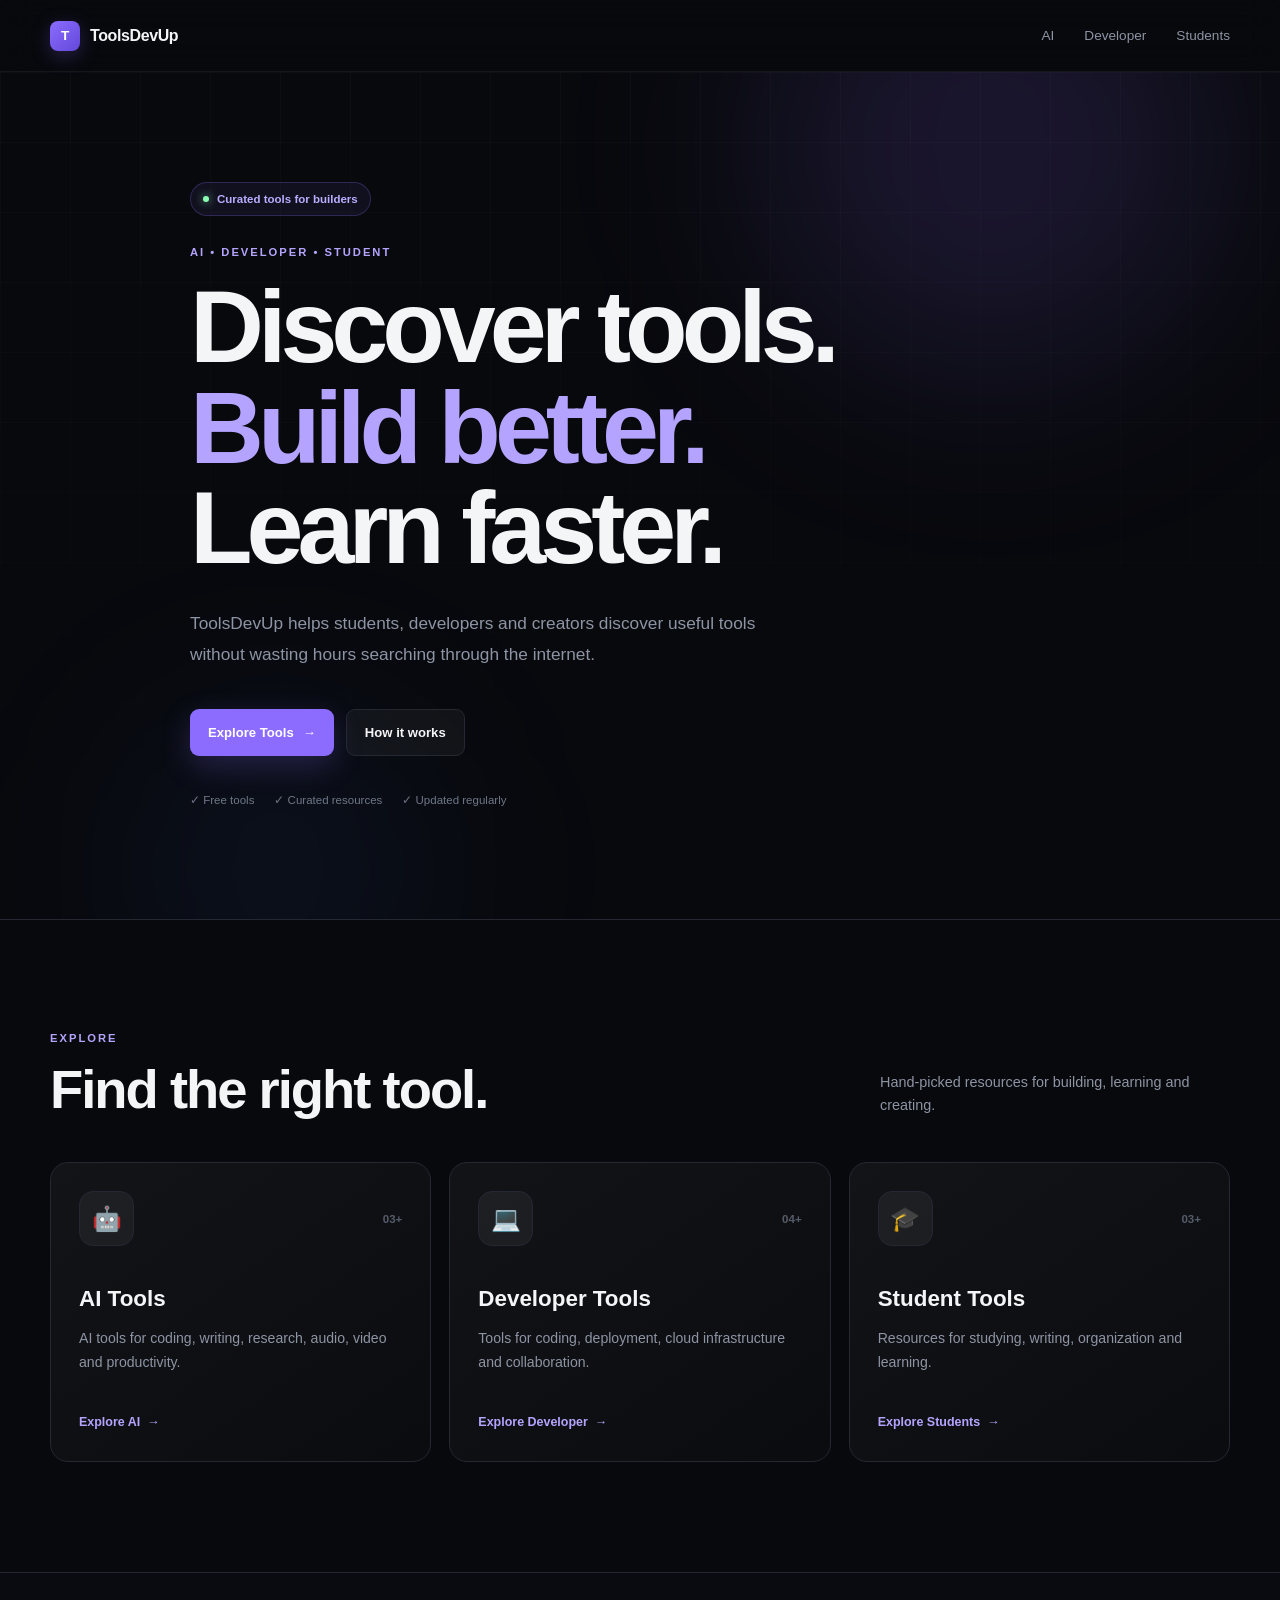
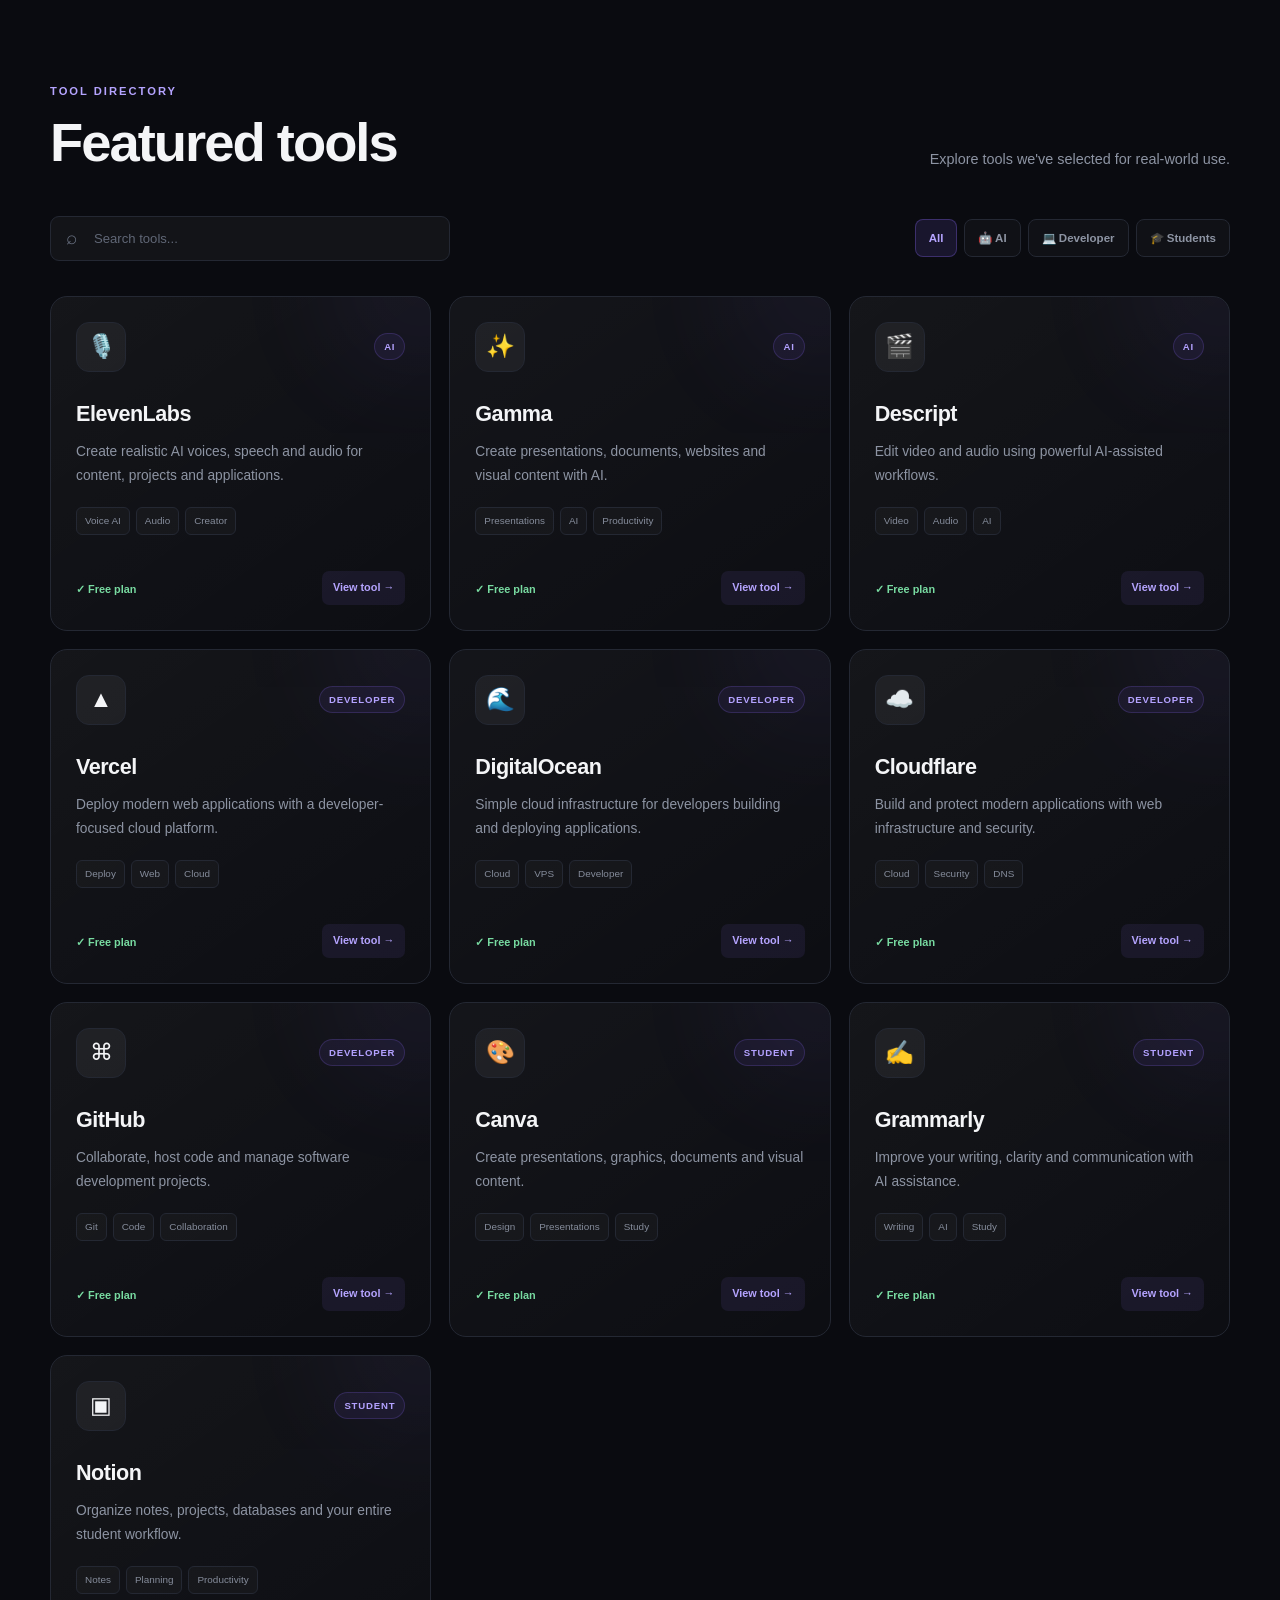
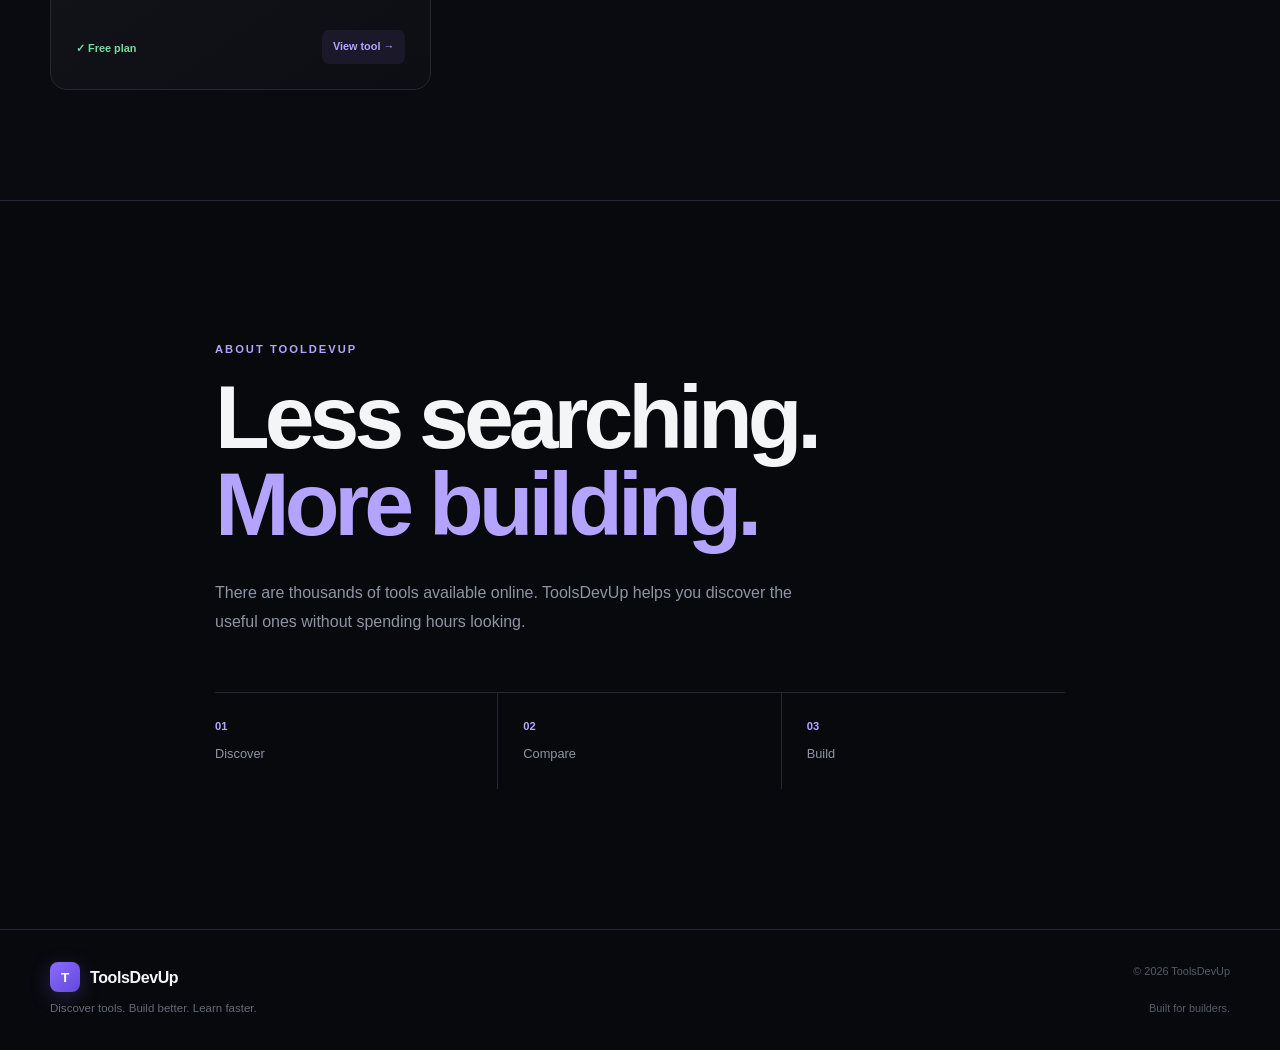
<file: index.html>
<!DOCTYPE html>
<html lang="en">

<head>

    <meta charset="UTF-8">

    <meta
        name="viewport"
        content="width=device-width, initial-scale=1.0"
    >

    <title>ToolsDevUp — Discover Better Tools</title>

    <meta
        name="description"
        content="Discover useful AI, developer and student tools to learn faster, build better and work smarter."
    >

    <link
        rel="stylesheet"
        href="style.css"
    >

</head>


<body>

    <!-- =========================
         NAVIGATION
    ========================== -->

    <header class="navbar">

        <div class="container nav-content">

            <a
                href="#"
                class="logo"
            >
                <span class="logo-mark">T</span>
                ToolsDevUp
            </a>


            <nav>

                <a href="#ai">
                    AI
                </a>

                <a href="#developer">
                    Developer
                </a>

                <a href="#student">
                    Students
                </a>

            </nav>

        </div>

    </header>


    <main>

        <!-- =========================
             HERO
        ========================== -->

        <section class="hero">

            <div class="hero-glow hero-glow-one"></div>

            <div class="hero-glow hero-glow-two"></div>


            <div class="container hero-content">

                <div class="hero-badge">
                    <span class="pulse"></span>
                    Curated tools for builders
                </div>


                <p class="eyebrow">
                    AI • DEVELOPER • STUDENT
                </p>


                <h1>

                    Discover tools.<br>

                    <span>
                        Build better.
                    </span>

                    <br>

                    Learn faster.

                </h1>


                <p class="hero-description">

                    ToolsDevUp helps students, developers and
                    creators discover useful tools without wasting
                    hours searching through the internet.

                </p>


                <div class="hero-buttons">

                    <a
                        href="#tools"
                        class="button primary"
                    >
                        Explore Tools
                        <span>→</span>
                    </a>


                    <a
                        href="#about"
                        class="button secondary"
                    >
                        How it works
                    </a>

                </div>


                <div class="hero-trust">

                    <span>✓ Free tools</span>

                    <span>✓ Curated resources</span>

                    <span>✓ Updated regularly</span>

                </div>

            </div>

        </section>


        <!-- =========================
             CATEGORIES
        ========================== -->

        <section class="categories">

            <div class="container">

                <div class="section-heading">

                    <div>

                        <p class="eyebrow">
                            EXPLORE
                        </p>

                        <h2>
                            Find the right tool.
                        </h2>

                    </div>


                    <p>

                        Hand-picked resources for building,
                        learning and creating.

                    </p>

                </div>


                <div class="category-grid">

                    <a
                        href="#ai"
                        class="category-card"
                    >

                        <div class="category-top">

                            <div class="category-icon">
                                🤖
                            </div>

                            <span>
                                03+
                            </span>

                        </div>


                        <h3>
                            AI Tools
                        </h3>


                        <p>

                            AI tools for coding, writing,
                            research, audio, video and productivity.

                        </p>


                        <span class="card-link">
                            Explore AI
                            <span>→</span>
                        </span>

                    </a>


                    <a
                        href="#developer"
                        class="category-card"
                    >

                        <div class="category-top">

                            <div class="category-icon">
                                💻
                            </div>

                            <span>
                                04+
                            </span>

                        </div>


                        <h3>
                            Developer Tools
                        </h3>


                        <p>

                            Tools for coding, deployment,
                            cloud infrastructure and collaboration.

                        </p>


                        <span class="card-link">
                            Explore Developer
                            <span>→</span>
                        </span>

                    </a>


                    <a
                        href="#student"
                        class="category-card"
                    >

                        <div class="category-top">

                            <div class="category-icon">
                                🎓
                            </div>

                            <span>
                                03+
                            </span>

                        </div>


                        <h3>
                            Student Tools
                        </h3>


                        <p>

                            Resources for studying, writing,
                            organization and learning.

                        </p>


                        <span class="card-link">
                            Explore Students
                            <span>→</span>
                        </span>

                    </a>

                </div>

            </div>

        </section>


        <!-- =========================
             DIRECTORY
        ========================== -->

        <section
            id="tools"
            class="directory"
        >

            <div class="container">

                <div class="section-heading">

                    <div>

                        <p class="eyebrow">
                            TOOL DIRECTORY
                        </p>

                        <h2>
                            Featured tools
                        </h2>

                    </div>


                    <p>

                        Explore tools we've selected
                        for real-world use.

                    </p>

                </div>


                <!-- SEARCH -->

                <div class="directory-controls">

                    <div class="search-container">

                        <span class="search-icon">
                            ⌕
                        </span>


                        <input
                            type="search"
                            id="tool-search"
                            placeholder="Search tools..."
                            autocomplete="off"
                        >

                    </div>


                    <div class="filters">

                        <button
                            class="filter-button active"
                            data-category="all"
                        >
                            All
                        </button>


                        <button
                            class="filter-button"
                            data-category="AI"
                        >
                            🤖 AI
                        </button>


                        <button
                            class="filter-button"
                            data-category="Developer"
                        >
                            💻 Developer
                        </button>


                        <button
                            class="filter-button"
                            data-category="Student"
                        >
                            🎓 Students
                        </button>

                    </div>

                </div>


                <!-- TOOLS -->

                <div
                    id="tools-grid"
                    class="tools-grid"
                >
                </div>


                <div
                    id="no-results"
                    class="no-results hidden"
                >

                    <div>
                        🔎
                    </div>

                    <h3>
                        No tools found
                    </h3>

                    <p>
                        Try another search or category.
                    </p>

                </div>

            </div>

        </section>


        <!-- =========================
             ABOUT
        ========================== -->

        <section
            id="about"
            class="about"
        >

            <div class="container about-content">

                <p class="eyebrow">
                    ABOUT TOOLDEVUP
                </p>


                <h2>

                    Less searching.<br>

                    <span>
                        More building.
                    </span>

                </h2>


                <p>

                    There are thousands of tools available online.
                    ToolsDevUp helps you discover the useful ones
                    without spending hours looking.

                </p>


                <div class="about-features">

                    <div>

                        <strong>
                            01
                        </strong>

                        <span>
                            Discover
                        </span>

                    </div>


                    <div>

                        <strong>
                            02
                        </strong>

                        <span>
                            Compare
                        </span>

                    </div>


                    <div>

                        <strong>
                            03
                        </strong>

                        <span>
                            Build
                        </span>

                    </div>

                </div>

            </div>

        </section>

    </main>


    <!-- =========================
         FOOTER
    ========================== -->

    <footer>

        <div class="container footer-content">

            <div>

                <a
                    href="#"
                    class="logo"
                >

                    <span class="logo-mark">
                        T
                    </span>

                    ToolsDevUp

                </a>


                <p>
                    Discover tools. Build better. Learn faster.
                </p>

            </div>


            <div class="footer-right">

                <span>
                    © 2026 ToolsDevUp
                </span>

                <span>
                    Built for builders.
                </span>

            </div>

        </div>

    </footer>


    <script src="script.js"></script>

</body>

</html>
</file>
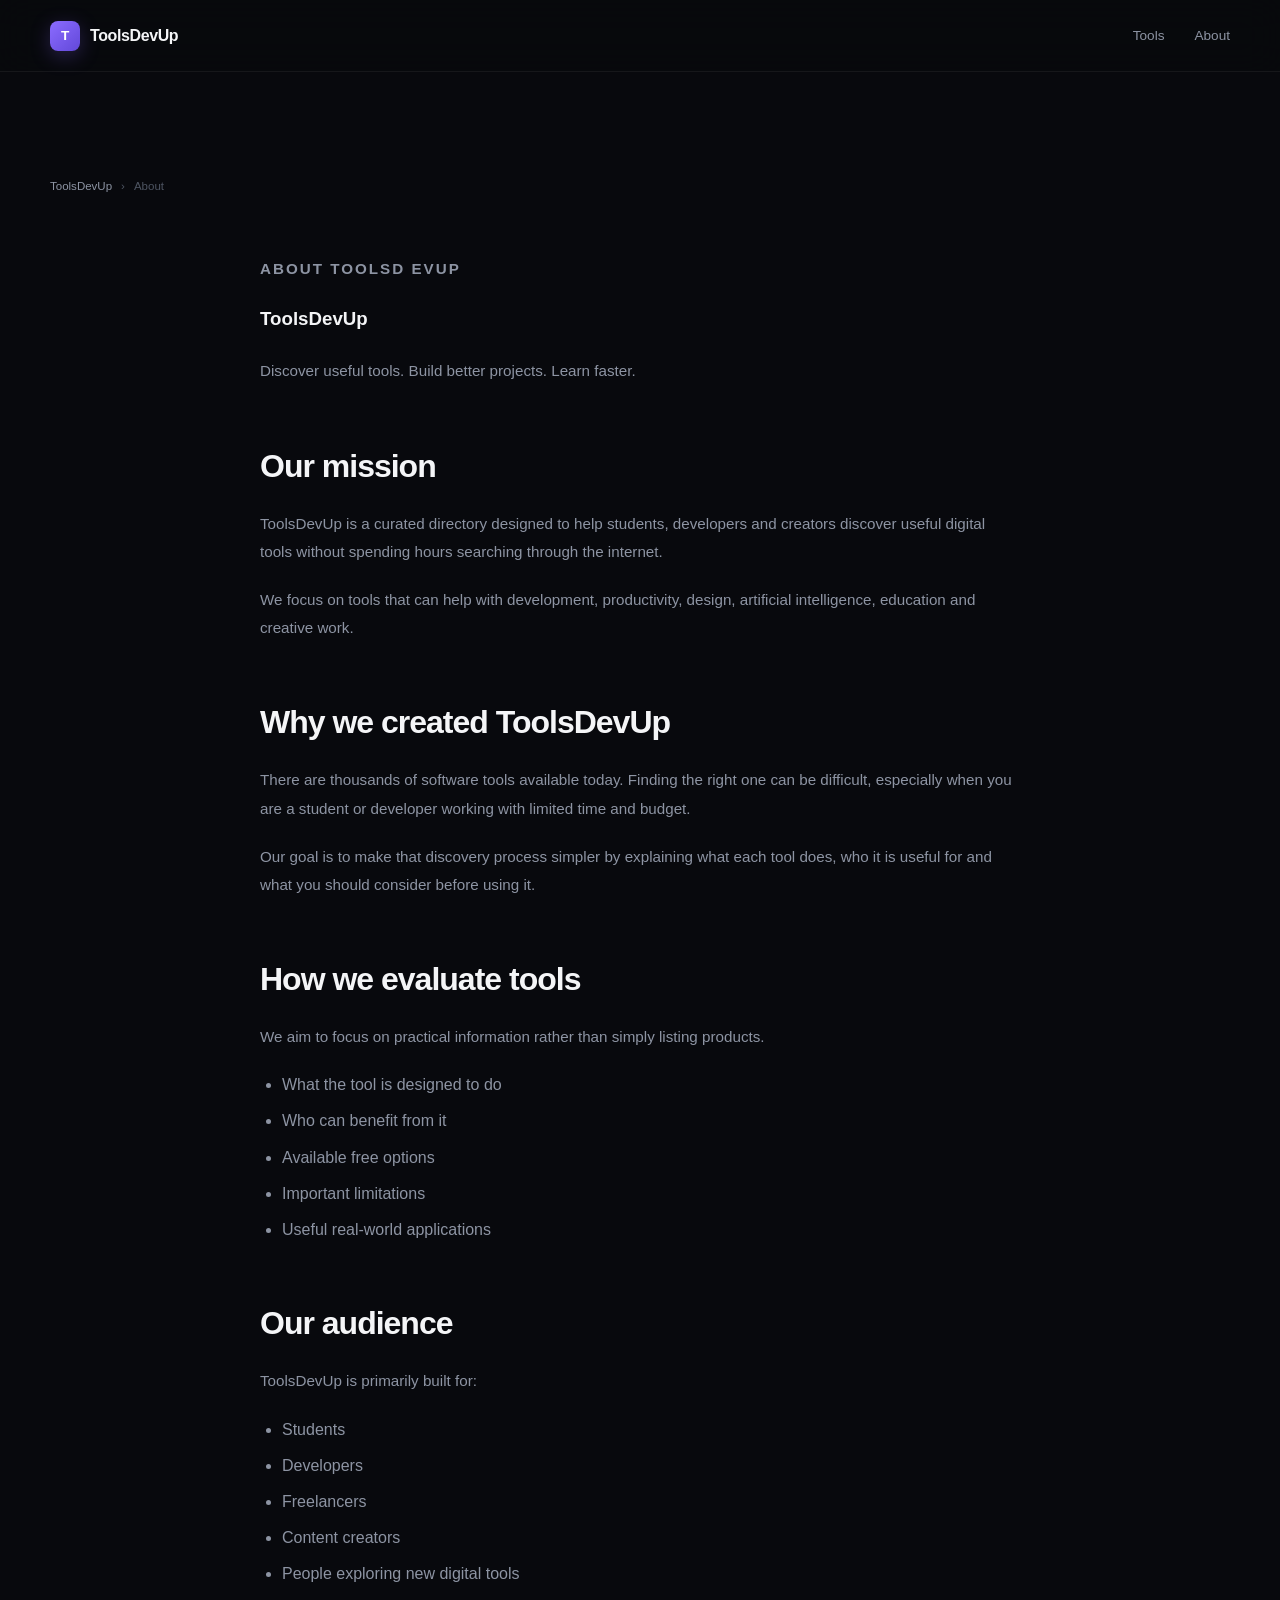
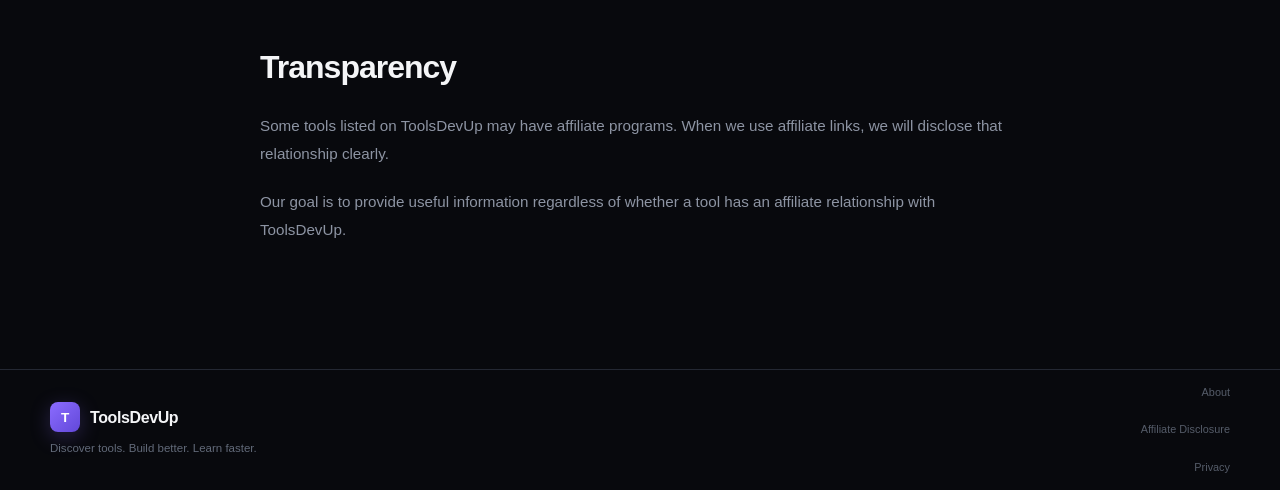
<file: pages/about.html>
<!DOCTYPE html>
<html lang="en">

<head>

    <meta charset="UTF-8">

    <meta
        name="viewport"
        content="width=device-width, initial-scale=1.0"
    >

    <title>
        About ToolsDevUp
    </title>

    <meta
        name="description"
        content="Learn about ToolsDevUp and our mission to help students, developers and creators discover useful digital tools."
    >

    <link
        rel="stylesheet"
        href="../style.css"
    >

</head>


<body>

<header class="navbar">

    <div class="container nav-content">

        <a
            href="../index.html"
            class="logo"
        >

            <span class="logo-mark">
                T
            </span>

            ToolsDevUp

        </a>


        <nav>

            <a href="../index.html#tools">
                Tools
            </a>

            <a href="about.html">
                About
            </a>

        </nav>

    </div>

</header>


<main>

<section class="tool-content">

    <div class="container">

        <div class="breadcrumb">

            <a href="../index.html">
                ToolsDevUp
            </a>

            <span>›</span>

            <span>
                About
            </span>

        </div>


        <article class="simple-page">

            <p class="eyebrow">
                ABOUT TOOLSD EVUP
            </p>


            <h1>
                ToolsDevUp
            </h1>


            <p class="tool-subtitle">

                Discover useful tools.
                Build better projects.
                Learn faster.

            </p>


            <h2>
                Our mission
            </h2>


            <p>

                ToolsDevUp is a curated directory
                designed to help students, developers
                and creators discover useful digital
                tools without spending hours searching
                through the internet.

            </p>


            <p>

                We focus on tools that can help with
                development, productivity, design,
                artificial intelligence, education
                and creative work.

            </p>


            <h2>
                Why we created ToolsDevUp
            </h2>


            <p>

                There are thousands of software tools
                available today. Finding the right one
                can be difficult, especially when you
                are a student or developer working with
                limited time and budget.

            </p>


            <p>

                Our goal is to make that discovery process
                simpler by explaining what each tool does,
                who it is useful for and what you should
                consider before using it.

            </p>


            <h2>
                How we evaluate tools
            </h2>


            <p>

                We aim to focus on practical information
                rather than simply listing products.

            </p>


            <ul>

                <li>
                    What the tool is designed to do
                </li>

                <li>
                    Who can benefit from it
                </li>

                <li>
                    Available free options
                </li>

                <li>
                    Important limitations
                </li>

                <li>
                    Useful real-world applications
                </li>

            </ul>


            <h2>
                Our audience
            </h2>


            <p>

                ToolsDevUp is primarily built for:

            </p>


            <ul>

                <li>
                    Students
                </li>

                <li>
                    Developers
                </li>

                <li>
                    Freelancers
                </li>

                <li>
                    Content creators
                </li>

                <li>
                    People exploring new digital tools
                </li>

            </ul>


            <h2>
                Transparency
            </h2>


            <p>

                Some tools listed on ToolsDevUp may have
                affiliate programs. When we use affiliate
                links, we will disclose that relationship
                clearly.

            </p>


            <p>

                Our goal is to provide useful information
                regardless of whether a tool has an
                affiliate relationship with ToolsDevUp.

            </p>

        </article>

    </div>

</section>

</main>


<footer>

    <div class="container footer-content">

        <div>

            <a
                href="../index.html"
                class="logo"
            >

                <span class="logo-mark">
                    T
                </span>

                ToolsDevUp

            </a>


            <p>
                Discover tools. Build better. Learn faster.
            </p>

        </div>


        <div class="footer-right">

            <a href="about.html">
                About
            </a>

            <a href="affiliate-disclosure.html">
                Affiliate Disclosure
            </a>

            <a href="privacy.html">
                Privacy
            </a>

        </div>

    </div>

</footer>


</body>

</html>
</file>
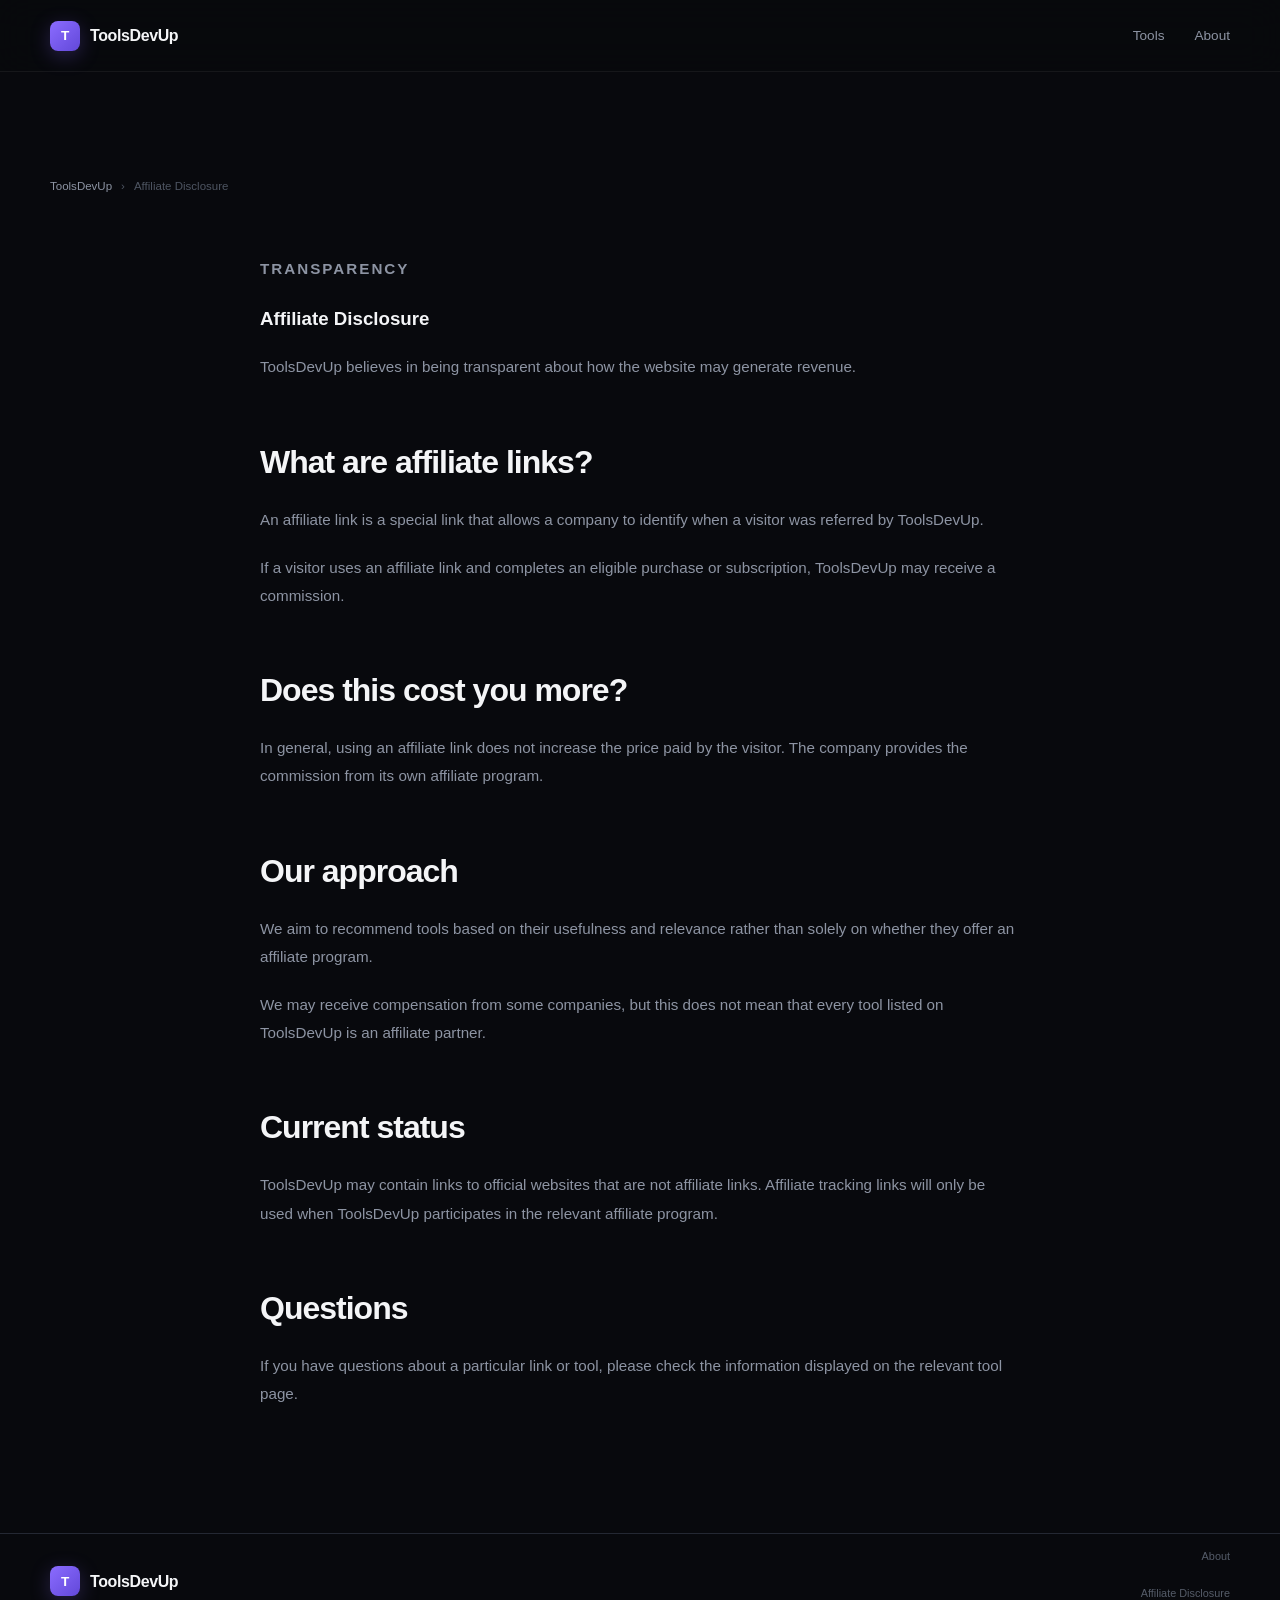
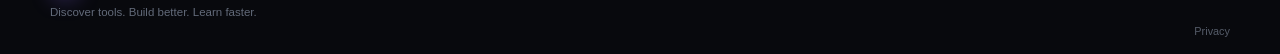
<file: pages/affiliate-disclosure.html>
<!DOCTYPE html>
<html lang="en">

<head>

    <meta charset="UTF-8">

    <meta
        name="viewport"
        content="width=device-width, initial-scale=1.0"
    >

    <title>
        Affiliate Disclosure | ToolsDevUp
    </title>

    <meta
        name="description"
        content="ToolsDevUp affiliate disclosure and transparency policy."
    >

    <link
        rel="stylesheet"
        href="../style.css"
    >

</head>


<body>

<header class="navbar">

    <div class="container nav-content">

        <a
            href="../index.html"
            class="logo"
        >

            <span class="logo-mark">
                T
            </span>

            ToolsDevUp

        </a>


        <nav>

            <a href="../index.html#tools">
                Tools
            </a>

            <a href="about.html">
                About
            </a>

        </nav>

    </div>

</header>


<main>

<section class="tool-content">

    <div class="container">

        <div class="breadcrumb">

            <a href="../index.html">
                ToolsDevUp
            </a>

            <span>›</span>

            <span>
                Affiliate Disclosure
            </span>

        </div>


        <article class="simple-page">

            <p class="eyebrow">
                TRANSPARENCY
            </p>


            <h1>
                Affiliate Disclosure
            </h1>


            <p>

                ToolsDevUp believes in being transparent
                about how the website may generate revenue.

            </p>


            <h2>
                What are affiliate links?
            </h2>


            <p>

                An affiliate link is a special link that
                allows a company to identify when a visitor
                was referred by ToolsDevUp.

            </p>


            <p>

                If a visitor uses an affiliate link and
                completes an eligible purchase or subscription,
                ToolsDevUp may receive a commission.

            </p>


            <h2>
                Does this cost you more?
            </h2>


            <p>

                In general, using an affiliate link does
                not increase the price paid by the visitor.
                The company provides the commission from
                its own affiliate program.

            </p>


            <h2>
                Our approach
            </h2>


            <p>

                We aim to recommend tools based on their
                usefulness and relevance rather than solely
                on whether they offer an affiliate program.

            </p>


            <p>

                We may receive compensation from some
                companies, but this does not mean that
                every tool listed on ToolsDevUp is an
                affiliate partner.

            </p>


            <h2>
                Current status
            </h2>


            <p>

                ToolsDevUp may contain links to official
                websites that are not affiliate links.
                Affiliate tracking links will only be used
                when ToolsDevUp participates in the relevant
                affiliate program.

            </p>


            <h2>
                Questions
            </h2>


            <p>

                If you have questions about a particular
                link or tool, please check the information
                displayed on the relevant tool page.

            </p>

        </article>

    </div>

</section>

</main>


<footer>

    <div class="container footer-content">

        <div>

            <a
                href="../index.html"
                class="logo"
            >

                <span class="logo-mark">
                    T
                </span>

                ToolsDevUp

            </a>


            <p>
                Discover tools. Build better. Learn faster.
            </p>

        </div>


        <div class="footer-right">

            <a href="about.html">
                About
            </a>

            <a href="affiliate-disclosure.html">
                Affiliate Disclosure
            </a>

            <a href="privacy.html">
                Privacy
            </a>

        </div>

    </div>

</footer>


</body>

</html>
</file>
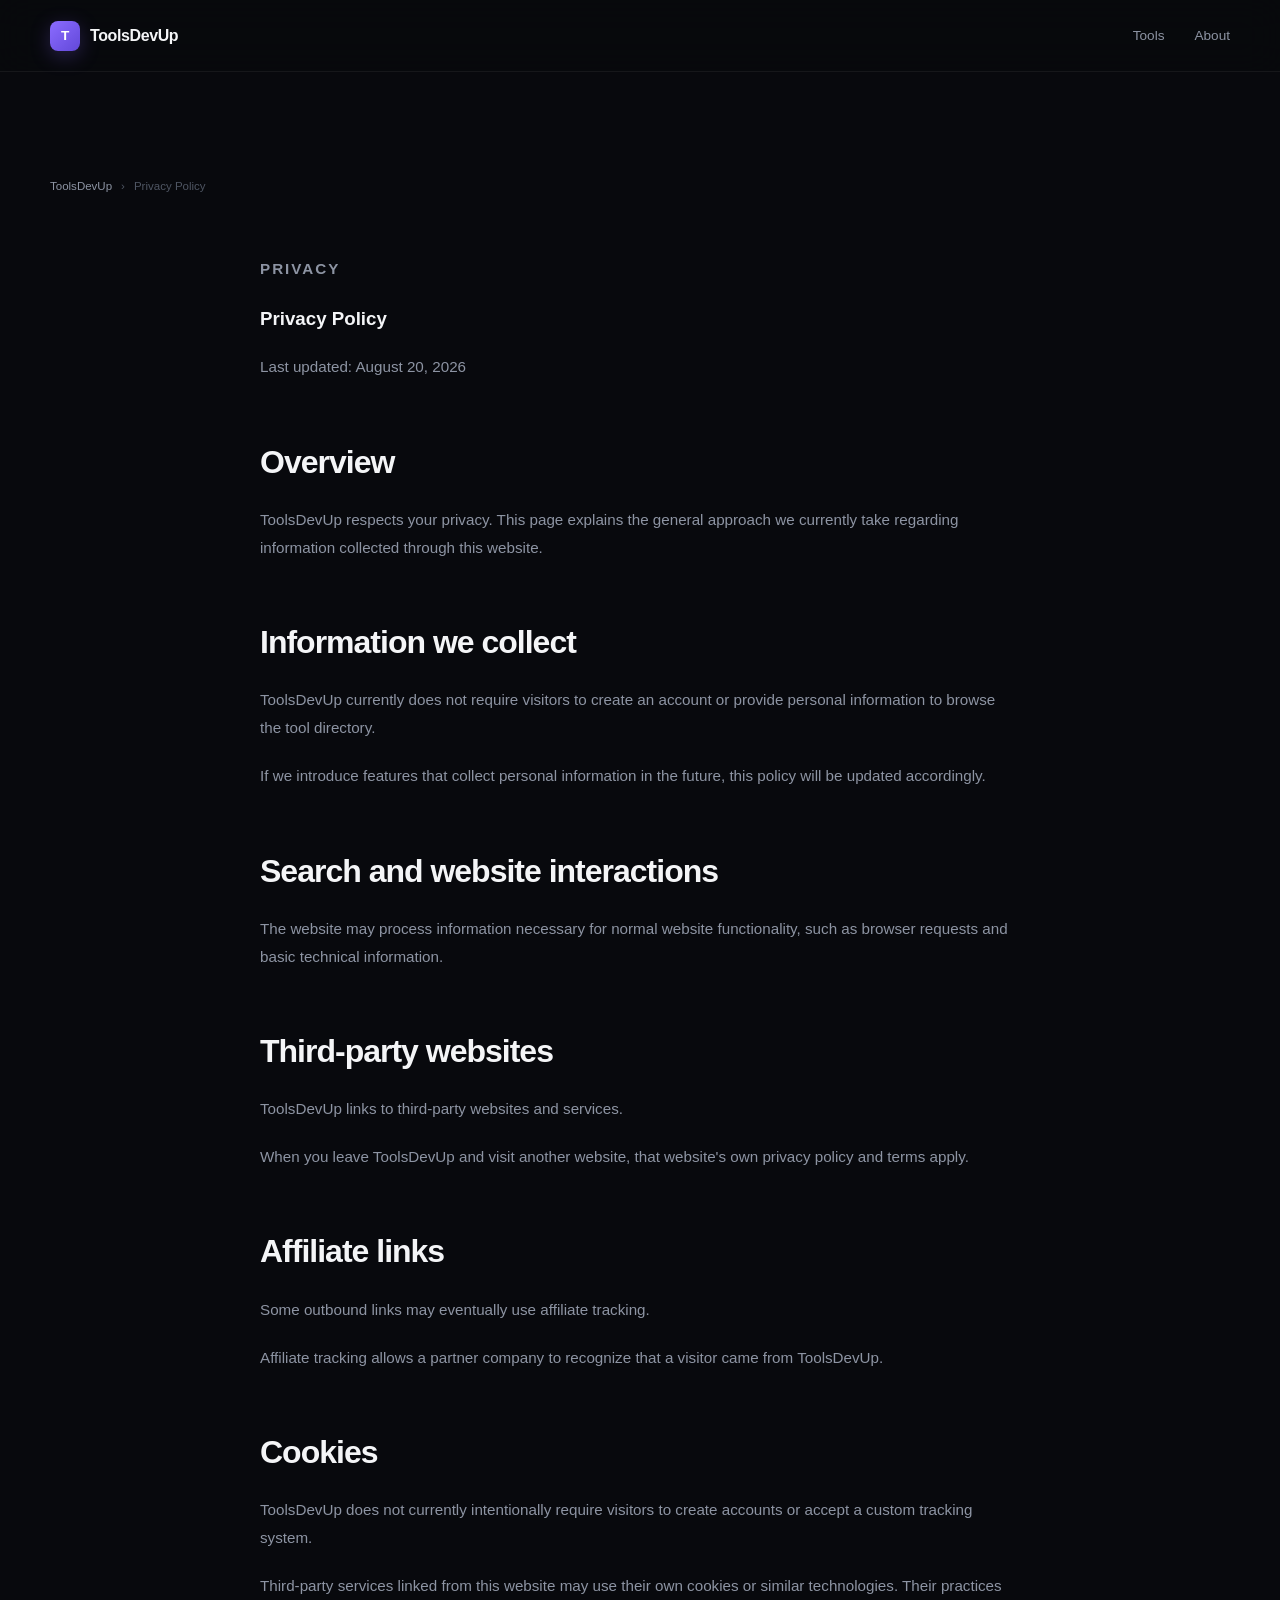
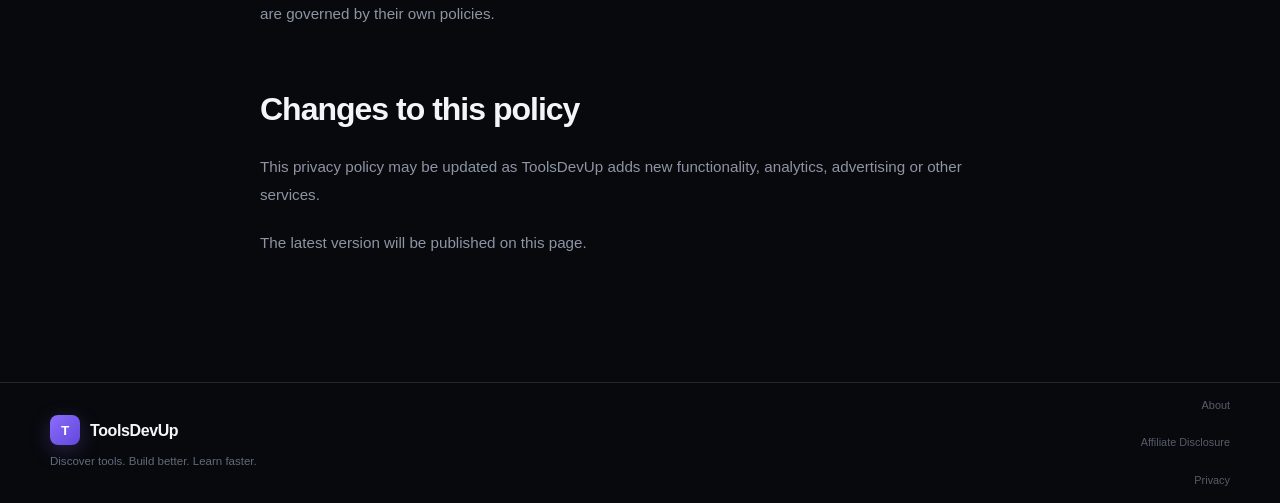
<file: pages/privacy.html>
<!DOCTYPE html>
<html lang="en">

<head>

    <meta charset="UTF-8">

    <meta
        name="viewport"
        content="width=device-width, initial-scale=1.0"
    >

    <title>
        Privacy Policy | ToolsDevUp
    </title>

    <meta
        name="description"
        content="ToolsDevUp privacy policy."
    >

    <link
        rel="stylesheet"
        href="../style.css"
    >

</head>


<body>

<header class="navbar">

    <div class="container nav-content">

        <a
            href="../index.html"
            class="logo"
        >

            <span class="logo-mark">
                T
            </span>

            ToolsDevUp

        </a>


        <nav>

            <a href="../index.html#tools">
                Tools
            </a>

            <a href="about.html">
                About
            </a>

        </nav>

    </div>

</header>


<main>

<section class="tool-content">

    <div class="container">

        <div class="breadcrumb">

            <a href="../index.html">
                ToolsDevUp
            </a>

            <span>›</span>

            <span>
                Privacy Policy
            </span>

        </div>


        <article class="simple-page">

            <p class="eyebrow">
                PRIVACY
            </p>


            <h1>
                Privacy Policy
            </h1>


            <p>
                Last updated: August 20, 2026
            </p>


            <h2>
                Overview
            </h2>


            <p>

                ToolsDevUp respects your privacy. This page
                explains the general approach we currently
                take regarding information collected through
                this website.

            </p>


            <h2>
                Information we collect
            </h2>


            <p>

                ToolsDevUp currently does not require visitors
                to create an account or provide personal
                information to browse the tool directory.

            </p>


            <p>

                If we introduce features that collect
                personal information in the future, this
                policy will be updated accordingly.

            </p>


            <h2>
                Search and website interactions
            </h2>


            <p>

                The website may process information necessary
                for normal website functionality, such as
                browser requests and basic technical information.

            </p>


            <h2>
                Third-party websites
            </h2>


            <p>

                ToolsDevUp links to third-party websites and
                services.

            </p>


            <p>

                When you leave ToolsDevUp and visit another
                website, that website's own privacy policy
                and terms apply.

            </p>


            <h2>
                Affiliate links
            </h2>


            <p>

                Some outbound links may eventually use
                affiliate tracking.

            </p>


            <p>

                Affiliate tracking allows a partner company
                to recognize that a visitor came from
                ToolsDevUp.

            </p>


            <h2>
                Cookies
            </h2>


            <p>

                ToolsDevUp does not currently intentionally
                require visitors to create accounts or
                accept a custom tracking system.

            </p>


            <p>

                Third-party services linked from this website
                may use their own cookies or similar
                technologies. Their practices are governed
                by their own policies.

            </p>


            <h2>
                Changes to this policy
            </h2>


            <p>

                This privacy policy may be updated as
                ToolsDevUp adds new functionality,
                analytics, advertising or other services.

            </p>


            <p>

                The latest version will be published on
                this page.

            </p>

        </article>

    </div>

</section>

</main>


<footer>

    <div class="container footer-content">

        <div>

            <a
                href="../index.html"
                class="logo"
            >

                <span class="logo-mark">
                    T
                </span>

                ToolsDevUp

            </a>


            <p>
                Discover tools. Build better. Learn faster.
            </p>

        </div>


        <div class="footer-right">

            <a href="about.html">
                About
            </a>

            <a href="affiliate-disclosure.html">
                Affiliate Disclosure
            </a>

            <a href="privacy.html">
                Privacy
            </a>

        </div>

    </div>

</footer>


</body>

</html>
</file>
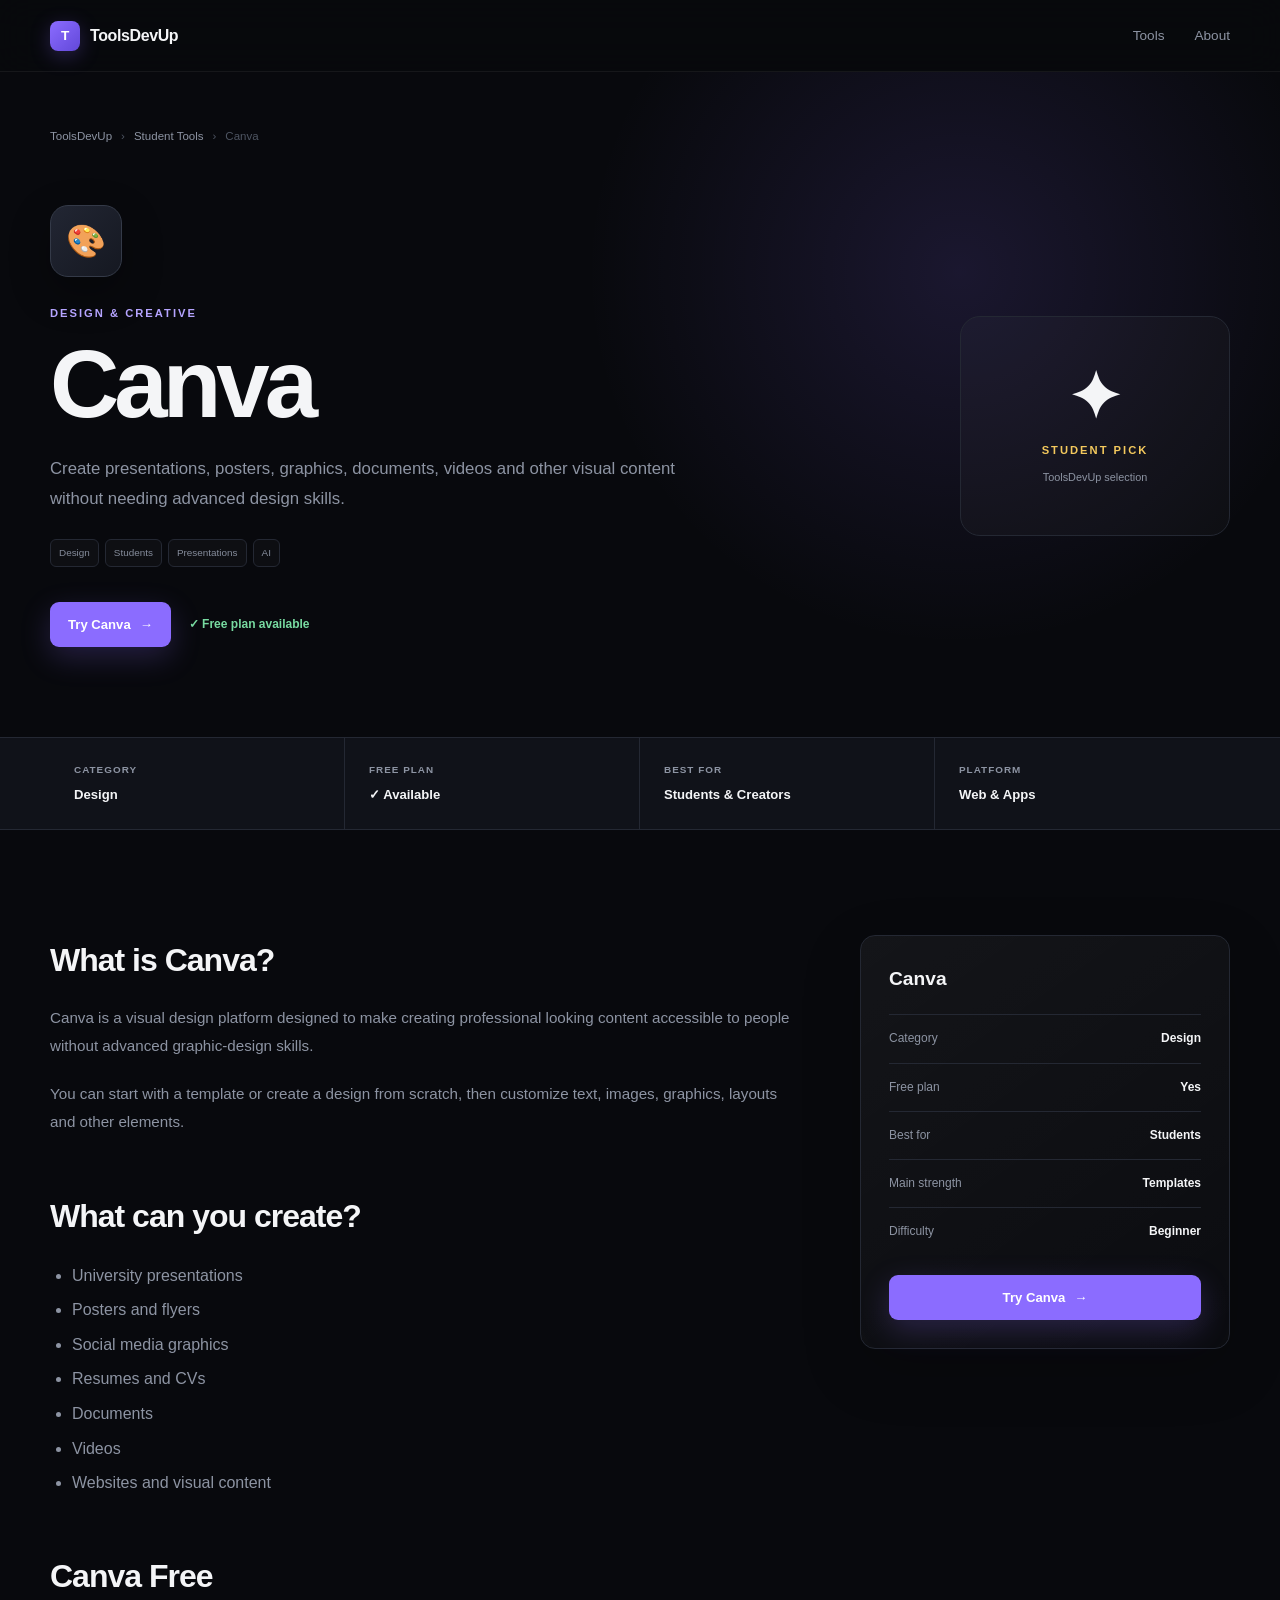
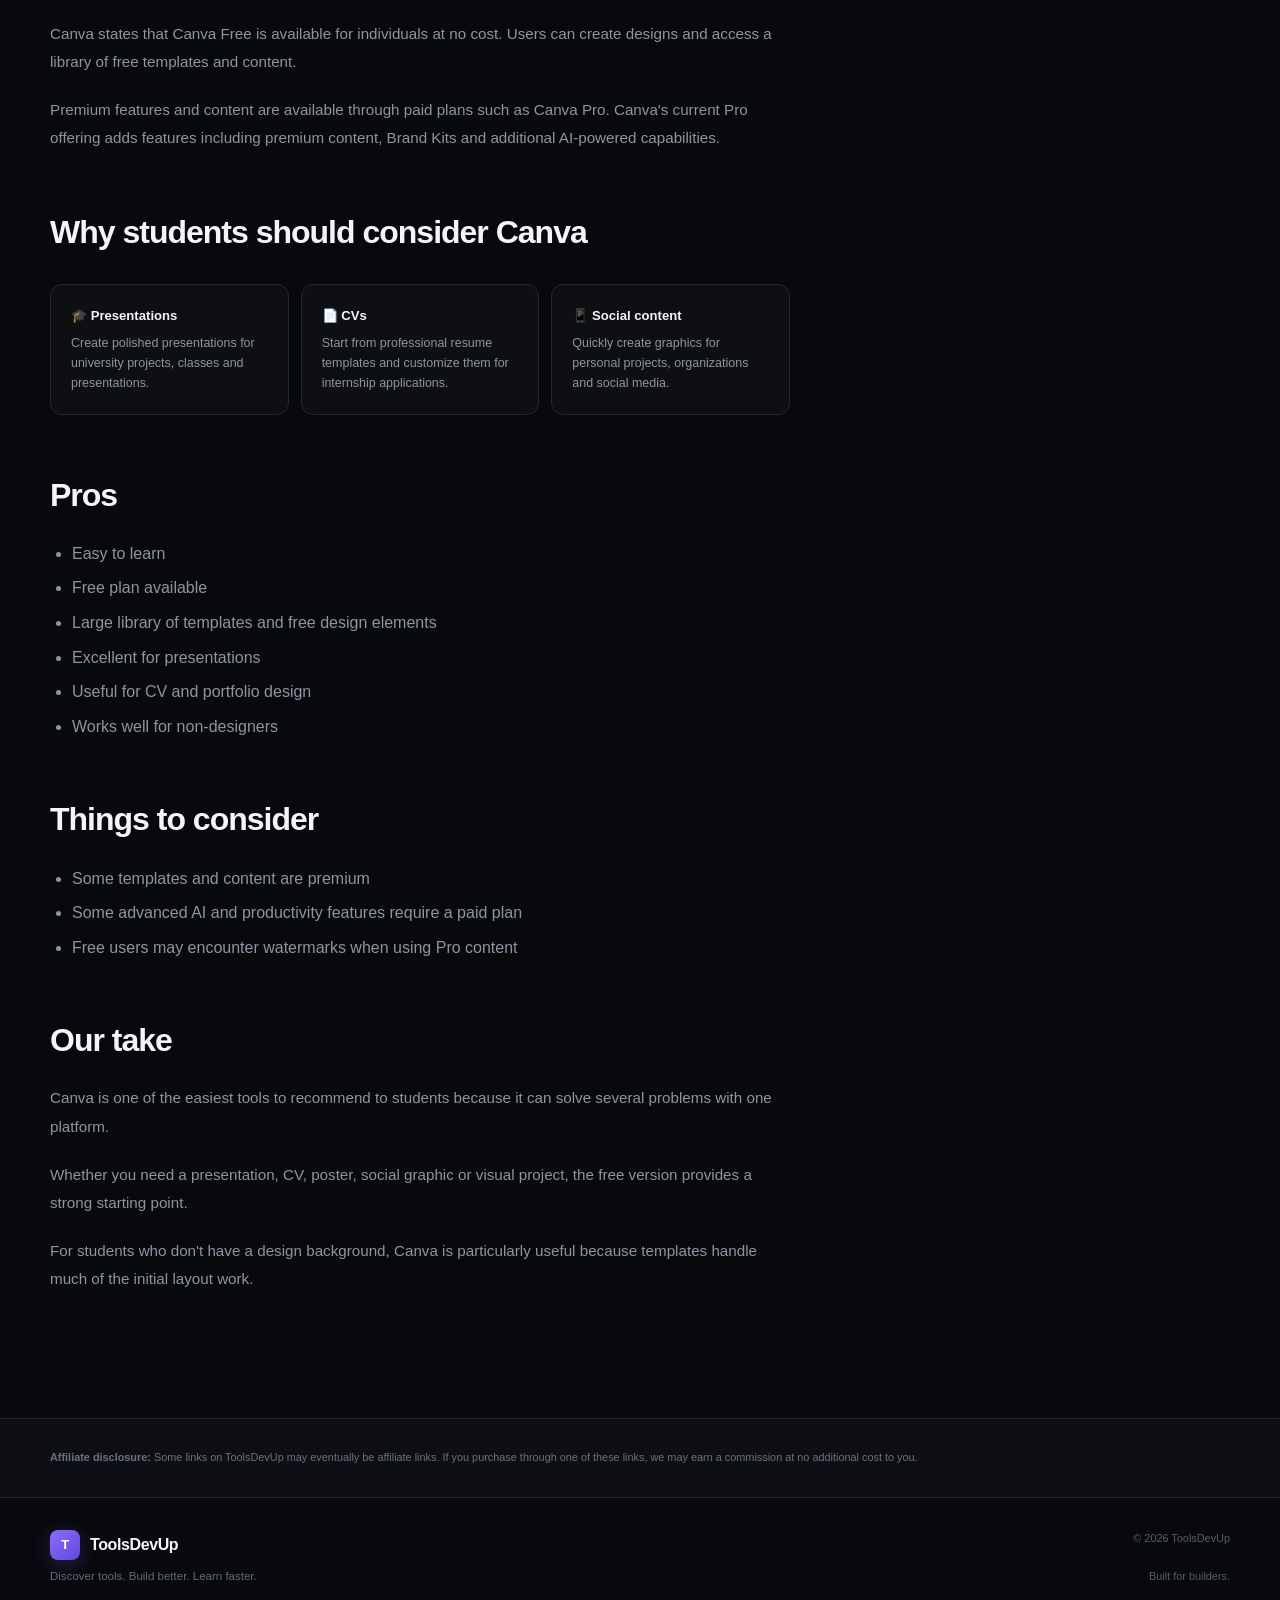
<file: tools/ai/canva.html>
<!DOCTYPE html>
<html lang="en">

<head>

    <meta charset="UTF-8">

    <meta
        name="viewport"
        content="width=device-width, initial-scale=1.0"
    >

    <title>
        Canva — Design & AI Tools for Students | ToolsDevUp
    </title>

    <meta
        name="description"
        content="Canva is an easy-to-use design platform for presentations, graphics, documents, videos and AI-powered creative work."
    >

    <link
        rel="stylesheet"
        href="../../../style.css"
    >

</head>


<body>

    <header class="navbar">

        <div class="container nav-content">

            <a
                href="../../../index.html"
                class="logo"
            >

                <span class="logo-mark">
                    T
                </span>

                ToolsDevUp

            </a>


            <nav>

                <a href="../../../index.html#tools">
                    Tools
                </a>

                <a href="../../../index.html#about">
                    About
                </a>

            </nav>

        </div>

    </header>


    <main>


        <!-- HERO -->

        <section class="tool-hero">

            <div class="container">


                <div class="breadcrumb">

                    <a href="../../../index.html">
                        ToolsDevUp
                    </a>

                    <span>›</span>

                    <a href="../../../index.html#tools">
                        Student Tools
                    </a>

                    <span>›</span>

                    <span>
                        Canva
                    </span>

                </div>


                <div class="tool-hero-grid">


                    <div>


                        <div class="tool-brand-large">
                            🎨
                        </div>


                        <p class="eyebrow">
                            DESIGN & CREATIVE
                        </p>


                        <h1>
                            Canva
                        </h1>


                        <p class="tool-subtitle">

                            Create presentations, posters,
                            graphics, documents, videos and
                            other visual content without
                            needing advanced design skills.

                        </p>


                        <div class="tool-tags hero-tags">

                            <span>
                                Design
                            </span>

                            <span>
                                Students
                            </span>

                            <span>
                                Presentations
                            </span>

                            <span>
                                AI
                            </span>

                        </div>


                        <div class="tool-actions">

                            <a
                                href="https://www.canva.com/"
                                target="_blank"
                                rel="noopener noreferrer"
                                class="button primary"
                            >

                                Try Canva

                                <span>→</span>

                            </a>


                            <span class="free-label">

                                ✓ Free plan available

                            </span>

                        </div>


                    </div>


                    <div class="hero-rating">

                        <div class="rating-number">
                            ✦
                        </div>


                        <div class="rating-stars">
                            STUDENT PICK
                        </div>


                        <p>
                            ToolsDevUp selection
                        </p>

                    </div>


                </div>

            </div>

        </section>


        <!-- QUICK FACTS -->

        <section class="tool-stats">

            <div class="container stats-grid">


                <div>

                    <span>
                        Category
                    </span>

                    <strong>
                        Design
                    </strong>

                </div>


                <div>

                    <span>
                        Free plan
                    </span>

                    <strong>
                        ✓ Available
                    </strong>

                </div>


                <div>

                    <span>
                        Best for
                    </span>

                    <strong>
                        Students & Creators
                    </strong>

                </div>


                <div>

                    <span>
                        Platform
                    </span>

                    <strong>
                        Web & Apps
                    </strong>

                </div>


            </div>

        </section>


        <!-- CONTENT -->

        <section class="tool-content">

            <div class="container tool-layout">


                <article>


                    <h2>
                        What is Canva?
                    </h2>


                    <p>

                        Canva is a visual design platform
                        designed to make creating professional
                        looking content accessible to people
                        without advanced graphic-design skills.

                    </p>


                    <p>

                        You can start with a template or create
                        a design from scratch, then customize
                        text, images, graphics, layouts and
                        other elements.

                    </p>


                    <h2>
                        What can you create?
                    </h2>


                    <ul>

                        <li>
                            University presentations
                        </li>

                        <li>
                            Posters and flyers
                        </li>

                        <li>
                            Social media graphics
                        </li>

                        <li>
                            Resumes and CVs
                        </li>

                        <li>
                            Documents
                        </li>

                        <li>
                            Videos
                        </li>

                        <li>
                            Websites and visual content
                        </li>

                    </ul>


                    <h2>
                        Canva Free
                    </h2>


                    <p>

                        Canva states that Canva Free is
                        available for individuals at no cost.
                        Users can create designs and access
                        a library of free templates and content.

                    </p>


                    <p>

                        Premium features and content are
                        available through paid plans such as
                        Canva Pro. Canva's current Pro offering
                        adds features including premium content,
                        Brand Kits and additional AI-powered
                        capabilities.

                    </p>


                    <h2>
                        Why students should consider Canva
                    </h2>


                    <div class="use-case-grid">


                        <div class="use-case">

                            <strong>
                                🎓 Presentations
                            </strong>

                            <p>

                                Create polished presentations
                                for university projects,
                                classes and presentations.

                            </p>

                        </div>


                        <div class="use-case">

                            <strong>
                                📄 CVs
                            </strong>

                            <p>

                                Start from professional
                                resume templates and customize
                                them for internship applications.

                            </p>

                        </div>


                        <div class="use-case">

                            <strong>
                                📱 Social content
                            </strong>

                            <p>

                                Quickly create graphics for
                                personal projects, organizations
                                and social media.

                            </p>

                        </div>


                    </div>


                    <h2>
                        Pros
                    </h2>


                    <ul>

                        <li>
                            Easy to learn
                        </li>

                        <li>
                            Free plan available
                        </li>

                        <li>
                            Large library of templates and
                            free design elements
                        </li>

                        <li>
                            Excellent for presentations
                        </li>

                        <li>
                            Useful for CV and portfolio design
                        </li>

                        <li>
                            Works well for non-designers
                        </li>

                    </ul>


                    <h2>
                        Things to consider
                    </h2>


                    <ul>

                        <li>
                            Some templates and content are
                            premium
                        </li>

                        <li>
                            Some advanced AI and productivity
                            features require a paid plan
                        </li>

                        <li>
                            Free users may encounter
                            watermarks when using Pro content
                        </li>

                    </ul>


                    <h2>
                        Our take
                    </h2>


                    <p>

                        Canva is one of the easiest tools to
                        recommend to students because it can
                        solve several problems with one
                        platform.

                    </p>


                    <p>

                        Whether you need a presentation,
                        CV, poster, social graphic or visual
                        project, the free version provides
                        a strong starting point.

                    </p>


                    <p>

                        For students who don't have a design
                        background, Canva is particularly
                        useful because templates handle much
                        of the initial layout work.

                    </p>


                </article>


                <!-- SIDEBAR -->

                <aside class="tool-sidebar">


                    <div class="tool-summary">


                        <h3>
                            Canva
                        </h3>


                        <div class="summary-row">

                            <span>
                                Category
                            </span>

                            <strong>
                                Design
                            </strong>

                        </div>


                        <div class="summary-row">

                            <span>
                                Free plan
                            </span>

                            <strong>
                                Yes
                            </strong>

                        </div>


                        <div class="summary-row">

                            <span>
                                Best for
                            </span>

                            <strong>
                                Students
                            </strong>

                        </div>


                        <div class="summary-row">

                            <span>
                                Main strength
                            </span>

                            <strong>
                                Templates
                            </strong>

                        </div>


                        <div class="summary-row">

                            <span>
                                Difficulty
                            </span>

                            <strong>
                                Beginner
                            </strong>

                        </div>


                        <a
                            href="https://www.canva.com/"
                            target="_blank"
                            rel="noopener noreferrer"
                            class="button primary sidebar-button"
                        >

                            Try Canva

                            <span>
                                →
                            </span>

                        </a>


                    </div>


                </aside>


            </div>

        </section>


        <!-- DISCLOSURE -->

        <section class="disclosure">

            <div class="container">

                <p>

                    <strong>
                        Affiliate disclosure:
                    </strong>

                    Some links on ToolsDevUp may eventually
                    be affiliate links. If you purchase
                    through one of these links, we may earn
                    a commission at no additional cost to you.

                </p>

            </div>

        </section>


    </main>


    <!-- FOOTER -->

    <footer>

        <div class="container footer-content">


            <div>

                <a
                    href="../../../index.html"
                    class="logo"
                >

                    <span class="logo-mark">
                        T
                    </span>

                    ToolsDevUp

                </a>


                <p>
                    Discover tools. Build better. Learn faster.
                </p>

            </div>


            <div class="footer-right">

                <span>
                    © 2026 ToolsDevUp
                </span>

                <span>
                    Built for builders.
                </span>

            </div>


        </div>

    </footer>


</body>

</html>
</file>
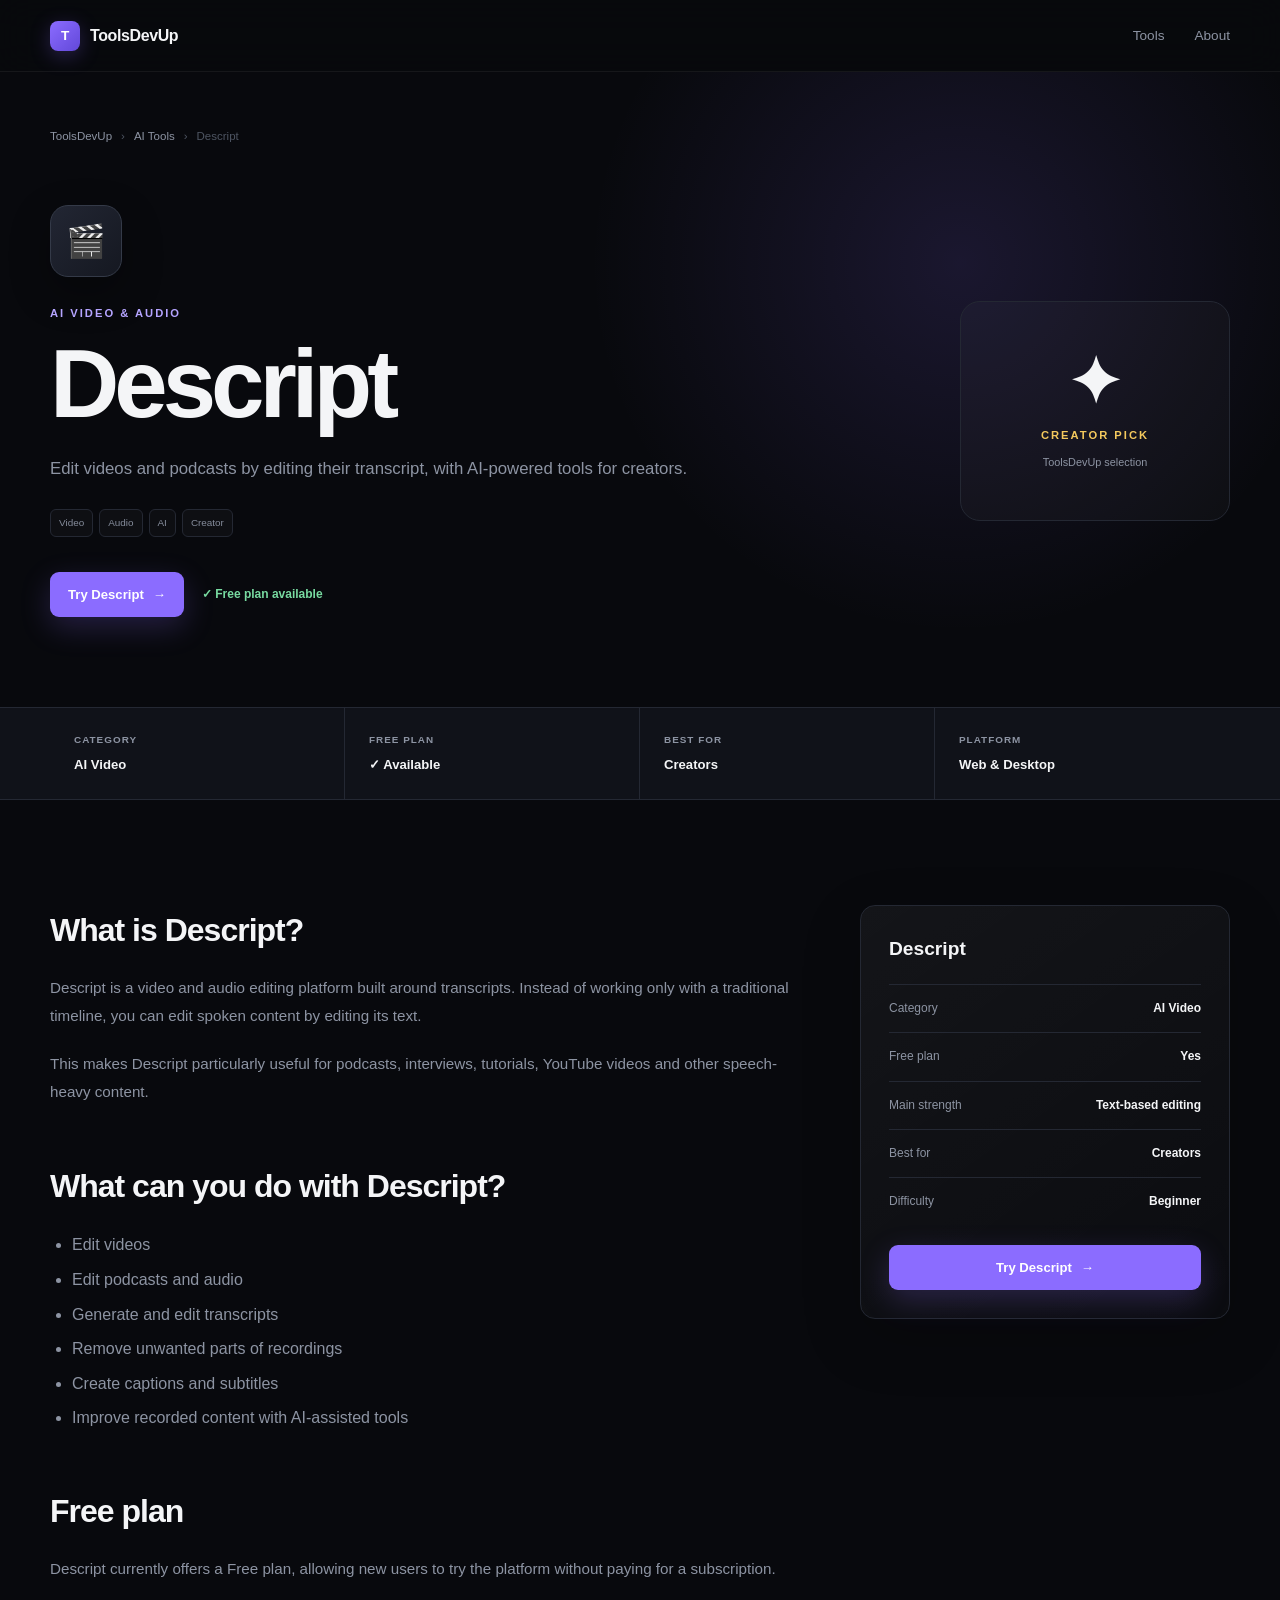
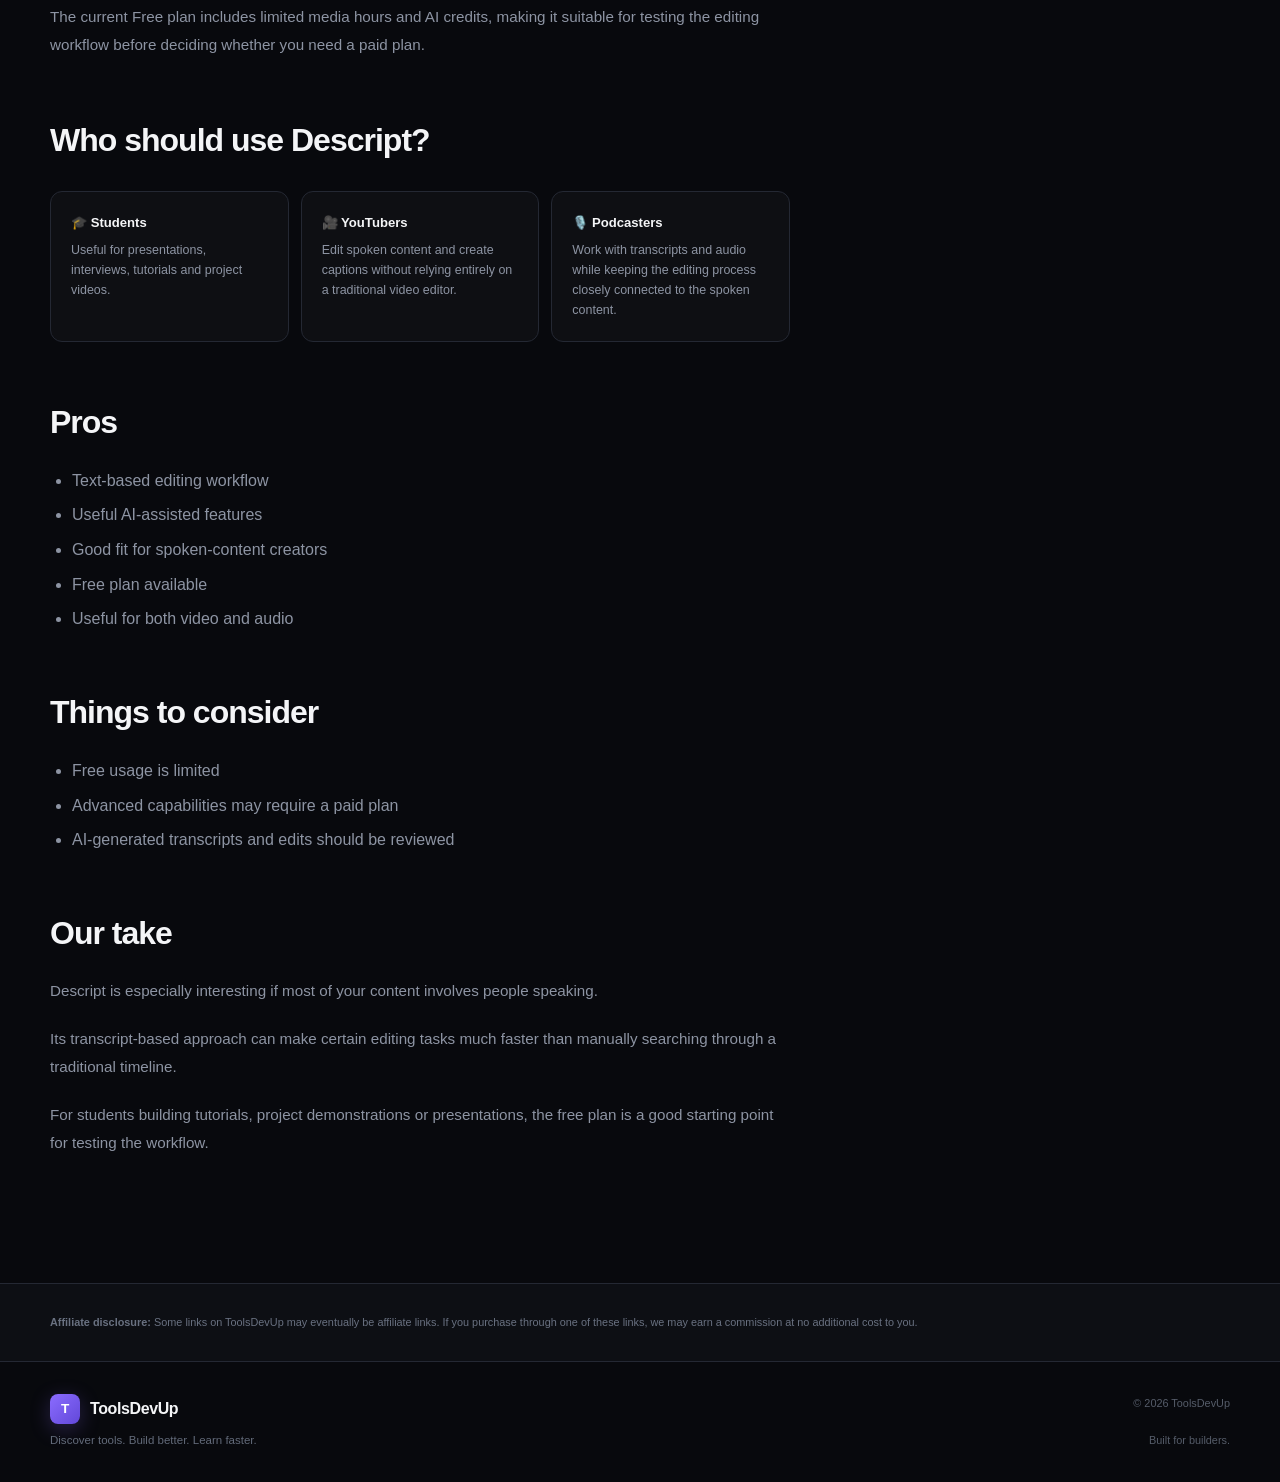
<file: tools/ai/descript.html>
<!DOCTYPE html>
<html lang="en">

<head>

    <meta charset="UTF-8">

    <meta
        name="viewport"
        content="width=device-width, initial-scale=1.0"
    >

    <title>
        Descript — AI Video & Audio Editor | ToolsDevUp
    </title>

    <meta
        name="description"
        content="Descript is an AI-powered video and audio editor that lets you edit media by editing text."
    >

    <link
        rel="stylesheet"
        href="../../../style.css"
    >

</head>


<body>

    <header class="navbar">

        <div class="container nav-content">

            <a
                href="../../../index.html"
                class="logo"
            >

                <span class="logo-mark">
                    T
                </span>

                ToolsDevUp

            </a>


            <nav>

                <a href="../../../index.html#tools">
                    Tools
                </a>

                <a href="../../../index.html#about">
                    About
                </a>

            </nav>

        </div>

    </header>


    <main>


        <section class="tool-hero">

            <div class="container">

                <div class="breadcrumb">

                    <a href="../../../index.html">
                        ToolsDevUp
                    </a>

                    <span>›</span>

                    <a href="../../../index.html#tools">
                        AI Tools
                    </a>

                    <span>›</span>

                    <span>
                        Descript
                    </span>

                </div>


                <div class="tool-hero-grid">


                    <div>


                        <div class="tool-brand-large">
                            🎬
                        </div>


                        <p class="eyebrow">
                            AI VIDEO & AUDIO
                        </p>


                        <h1>
                            Descript
                        </h1>


                        <p class="tool-subtitle">

                            Edit videos and podcasts by
                            editing their transcript, with
                            AI-powered tools for creators.

                        </p>


                        <div class="tool-tags hero-tags">

                            <span>
                                Video
                            </span>

                            <span>
                                Audio
                            </span>

                            <span>
                                AI
                            </span>

                            <span>
                                Creator
                            </span>

                        </div>


                        <div class="tool-actions">

                            <a
                                href="https://www.descript.com/"
                                target="_blank"
                                rel="noopener noreferrer"
                                class="button primary"
                            >

                                Try Descript

                                <span>→</span>

                            </a>


                            <span class="free-label">

                                ✓ Free plan available

                            </span>

                        </div>


                    </div>


                    <div class="hero-rating">

                        <div class="rating-number">
                            ✦
                        </div>

                        <div class="rating-stars">
                            CREATOR PICK
                        </div>

                        <p>
                            ToolsDevUp selection
                        </p>

                    </div>


                </div>

            </div>

        </section>


        <section class="tool-stats">

            <div class="container stats-grid">


                <div>

                    <span>
                        Category
                    </span>

                    <strong>
                        AI Video
                    </strong>

                </div>


                <div>

                    <span>
                        Free plan
                    </span>

                    <strong>
                        ✓ Available
                    </strong>

                </div>


                <div>

                    <span>
                        Best for
                    </span>

                    <strong>
                        Creators
                    </strong>

                </div>


                <div>

                    <span>
                        Platform
                    </span>

                    <strong>
                        Web & Desktop
                    </strong>

                </div>


            </div>

        </section>


        <section class="tool-content">

            <div class="container tool-layout">


                <article>


                    <h2>
                        What is Descript?
                    </h2>


                    <p>

                        Descript is a video and audio editing
                        platform built around transcripts.
                        Instead of working only with a
                        traditional timeline, you can edit
                        spoken content by editing its text.

                    </p>


                    <p>

                        This makes Descript particularly
                        useful for podcasts, interviews,
                        tutorials, YouTube videos and other
                        speech-heavy content.

                    </p>


                    <h2>
                        What can you do with Descript?
                    </h2>


                    <ul>

                        <li>
                            Edit videos
                        </li>

                        <li>
                            Edit podcasts and audio
                        </li>

                        <li>
                            Generate and edit transcripts
                        </li>

                        <li>
                            Remove unwanted parts of recordings
                        </li>

                        <li>
                            Create captions and subtitles
                        </li>

                        <li>
                            Improve recorded content with
                            AI-assisted tools
                        </li>

                    </ul>


                    <h2>
                        Free plan
                    </h2>


                    <p>

                        Descript currently offers a Free plan,
                        allowing new users to try the platform
                        without paying for a subscription.

                    </p>


                    <p>

                        The current Free plan includes
                        limited media hours and AI credits,
                        making it suitable for testing the
                        editing workflow before deciding
                        whether you need a paid plan.

                    </p>


                    <h2>
                        Who should use Descript?
                    </h2>


                    <div class="use-case-grid">


                        <div class="use-case">

                            <strong>
                                🎓 Students
                            </strong>

                            <p>

                                Useful for presentations,
                                interviews, tutorials and
                                project videos.

                            </p>

                        </div>


                        <div class="use-case">

                            <strong>
                                🎥 YouTubers
                            </strong>

                            <p>

                                Edit spoken content and
                                create captions without
                                relying entirely on a
                                traditional video editor.

                            </p>

                        </div>


                        <div class="use-case">

                            <strong>
                                🎙️ Podcasters
                            </strong>

                            <p>

                                Work with transcripts and
                                audio while keeping the
                                editing process closely
                                connected to the spoken content.

                            </p>

                        </div>


                    </div>


                    <h2>
                        Pros
                    </h2>


                    <ul>

                        <li>
                            Text-based editing workflow
                        </li>

                        <li>
                            Useful AI-assisted features
                        </li>

                        <li>
                            Good fit for spoken-content creators
                        </li>

                        <li>
                            Free plan available
                        </li>

                        <li>
                            Useful for both video and audio
                        </li>

                    </ul>


                    <h2>
                        Things to consider
                    </h2>


                    <ul>

                        <li>
                            Free usage is limited
                        </li>

                        <li>
                            Advanced capabilities may require
                            a paid plan
                        </li>

                        <li>
                            AI-generated transcripts and edits
                            should be reviewed
                        </li>

                    </ul>


                    <h2>
                        Our take
                    </h2>


                    <p>

                        Descript is especially interesting
                        if most of your content involves
                        people speaking.

                    </p>


                    <p>

                        Its transcript-based approach can
                        make certain editing tasks much
                        faster than manually searching
                        through a traditional timeline.

                    </p>


                    <p>

                        For students building tutorials,
                        project demonstrations or presentations,
                        the free plan is a good starting point
                        for testing the workflow.

                    </p>


                </article>


                <aside class="tool-sidebar">


                    <div class="tool-summary">


                        <h3>
                            Descript
                        </h3>


                        <div class="summary-row">

                            <span>
                                Category
                            </span>

                            <strong>
                                AI Video
                            </strong>

                        </div>


                        <div class="summary-row">

                            <span>
                                Free plan
                            </span>

                            <strong>
                                Yes
                            </strong>

                        </div>


                        <div class="summary-row">

                            <span>
                                Main strength
                            </span>

                            <strong>
                                Text-based editing
                            </strong>

                        </div>


                        <div class="summary-row">

                            <span>
                                Best for
                            </span>

                            <strong>
                                Creators
                            </strong>

                        </div>


                        <div class="summary-row">

                            <span>
                                Difficulty
                            </span>

                            <strong>
                                Beginner
                            </strong>

                        </div>


                        <a
                            href="https://www.descript.com/"
                            target="_blank"
                            rel="noopener noreferrer"
                            class="button primary sidebar-button"
                        >

                            Try Descript

                            <span>
                                →
                            </span>

                        </a>


                    </div>


                </aside>


            </div>

        </section>


        <section class="disclosure">

            <div class="container">

                <p>

                    <strong>
                        Affiliate disclosure:
                    </strong>

                    Some links on ToolsDevUp may eventually
                    be affiliate links. If you purchase
                    through one of these links, we may earn
                    a commission at no additional cost to you.

                </p>

            </div>

        </section>


    </main>


    <footer>

        <div class="container footer-content">


            <div>

                <a
                    href="../../../index.html"
                    class="logo"
                >

                    <span class="logo-mark">
                        T
                    </span>

                    ToolsDevUp

                </a>


                <p>
                    Discover tools. Build better. Learn faster.
                </p>

            </div>


            <div class="footer-right">

                <span>
                    © 2026 ToolsDevUp
                </span>

                <span>
                    Built for builders.
                </span>

            </div>


        </div>

    </footer>


</body>

</html>
</file>
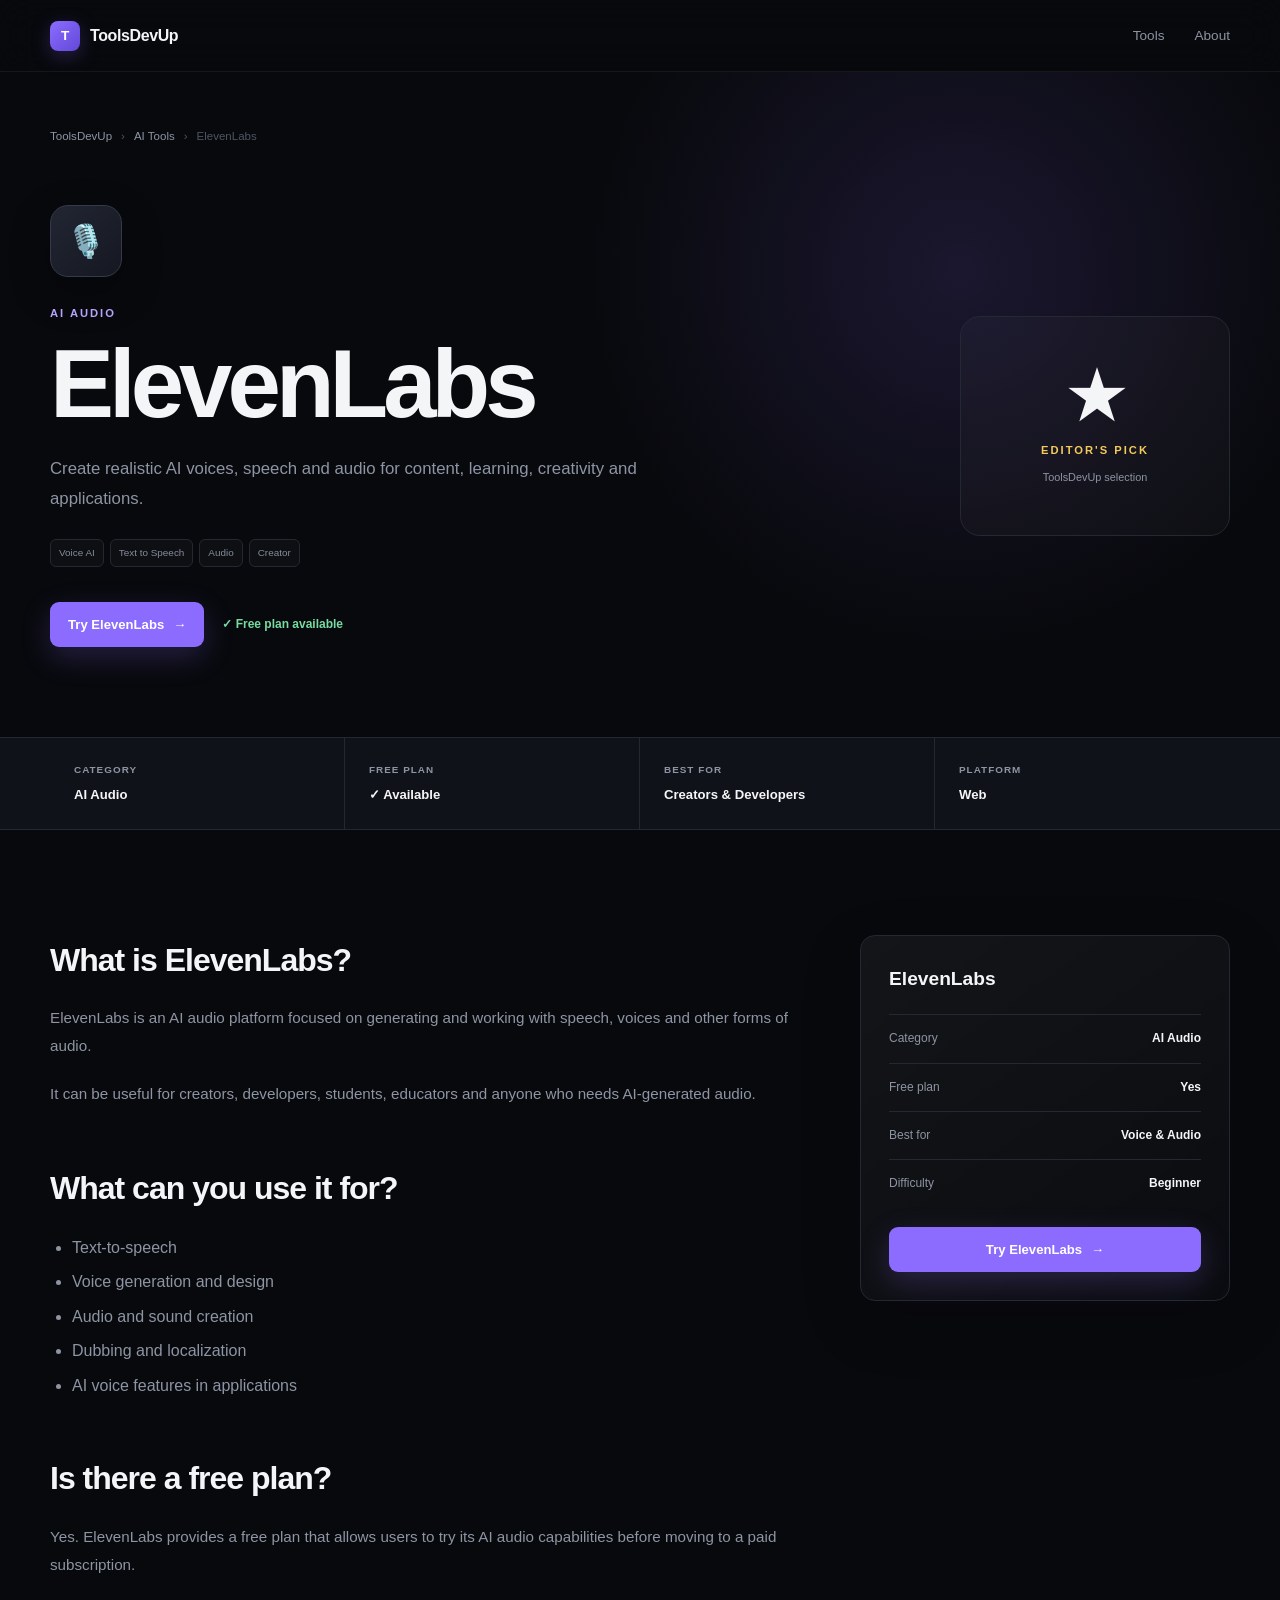
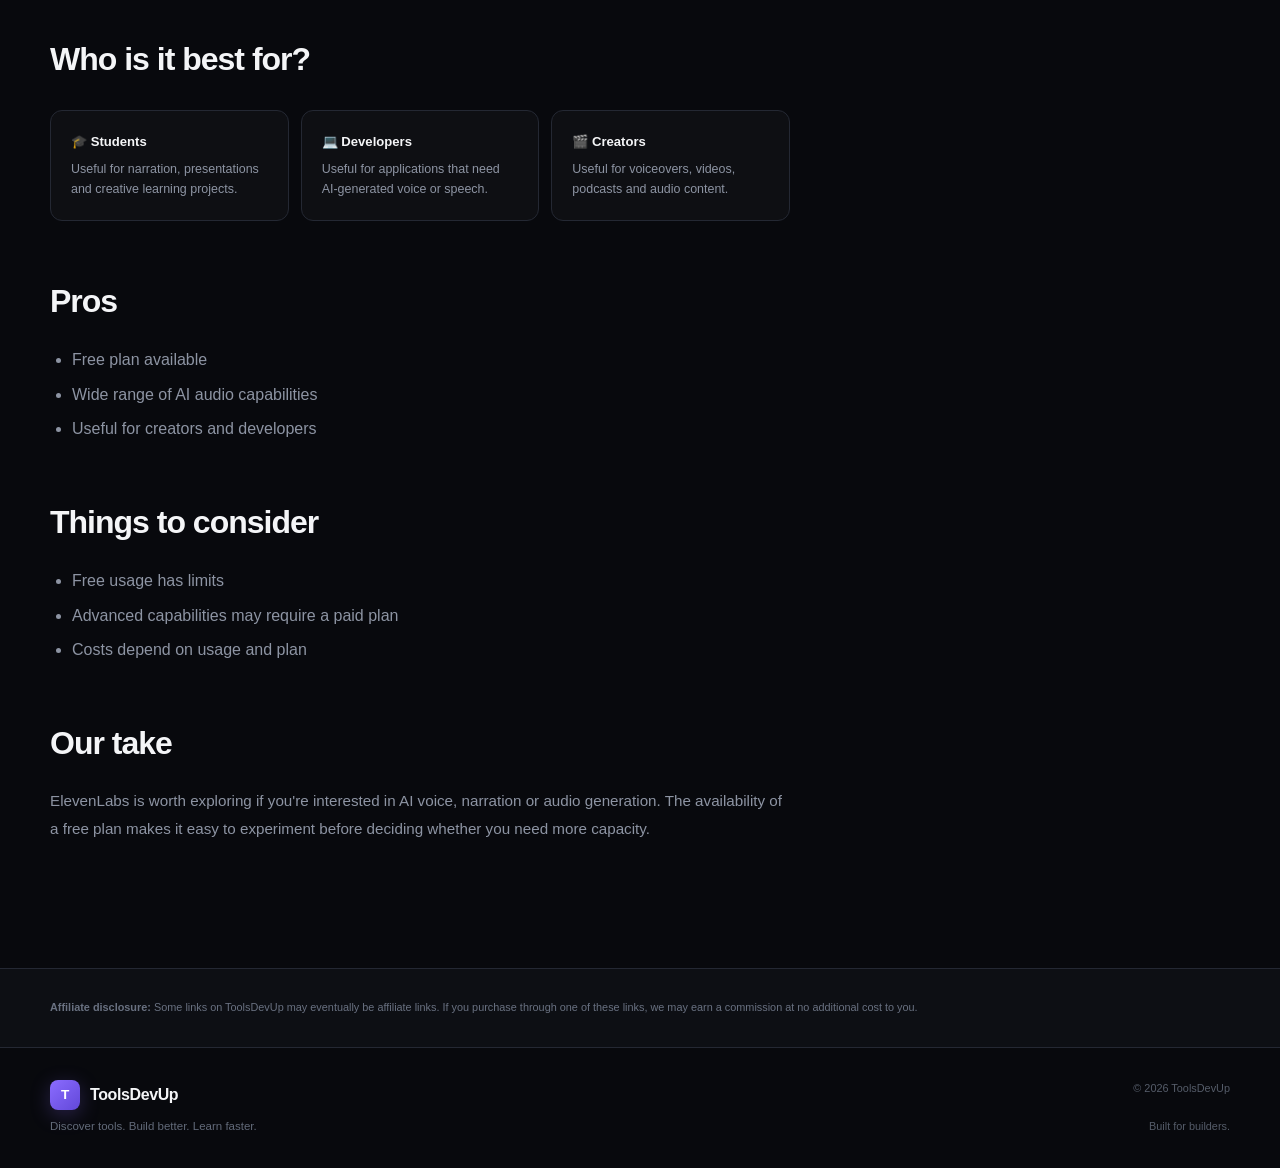
<file: tools/ai/elevenlabs.html>
<!DOCTYPE html>
<html lang="en">

<head>

    <meta charset="UTF-8">

    <meta
        name="viewport"
        content="width=device-width, initial-scale=1.0"
    >

    <title>
        ElevenLabs — AI Voice & Audio Tool | ToolsDevUp
    </title>

    <meta
        name="description"
        content="Explore ElevenLabs, an AI audio platform for voice generation, speech, dubbing and audio creation."
    >

    <link
        rel="stylesheet"
        href="../../../style.css"
    >

</head>


<body>


    <!-- =================================
         NAVIGATION
    ================================== -->

    <header class="navbar">

        <div class="container nav-content">

            <a
                href="../../../index.html"
                class="logo"
            >

                <span class="logo-mark">
                    T
                </span>

                ToolsDevUp

            </a>


            <nav>

                <a href="../../../index.html#tools">
                    Tools
                </a>

                <a href="../../../index.html#about">
                    About
                </a>

            </nav>

        </div>

    </header>


    <main>


        <!-- =================================
             HERO
        ================================== -->

        <section class="tool-hero">

            <div class="container">


                <div class="breadcrumb">

                    <a href="../../../index.html">
                        ToolsDevUp
                    </a>

                    <span>
                        ›
                    </span>

                    <a href="../../../index.html#tools">
                        AI Tools
                    </a>

                    <span>
                        ›
                    </span>

                    <span>
                        ElevenLabs
                    </span>

                </div>


                <div class="tool-hero-grid">


                    <div>


                        <div class="tool-brand-large">

                            🎙️

                        </div>


                        <p class="eyebrow">

                            AI AUDIO

                        </p>


                        <h1>

                            ElevenLabs

                        </h1>


                        <p class="tool-subtitle">

                            Create realistic AI voices, speech
                            and audio for content, learning,
                            creativity and applications.

                        </p>


                        <div
                            class="tool-tags hero-tags"
                        >

                            <span>
                                Voice AI
                            </span>

                            <span>
                                Text to Speech
                            </span>

                            <span>
                                Audio
                            </span>

                            <span>
                                Creator
                            </span>

                        </div>


                        <div class="tool-actions">


                            <a
                                href="https://elevenlabs.io/"
                                target="_blank"
                                rel="noopener noreferrer"
                                class="button primary"
                            >

                                Try ElevenLabs

                                <span>
                                    →
                                </span>

                            </a>


                            <span class="free-label">

                                ✓ Free plan available

                            </span>


                        </div>


                    </div>


                    <!-- EDITOR'S PICK -->

                    <div class="hero-rating">

                        <div class="rating-number">

                            ★

                        </div>


                        <div class="rating-stars">

                            EDITOR'S PICK

                        </div>


                        <p>

                            ToolsDevUp selection

                        </p>

                    </div>


                </div>

            </div>

        </section>


        <!-- =================================
             QUICK FACTS
        ================================== -->

        <section class="tool-stats">

            <div class="container stats-grid">


                <div>

                    <span>
                        Category
                    </span>

                    <strong>
                        AI Audio
                    </strong>

                </div>


                <div>

                    <span>
                        Free plan
                    </span>

                    <strong>
                        ✓ Available
                    </strong>

                </div>


                <div>

                    <span>
                        Best for
                    </span>

                    <strong>
                        Creators & Developers
                    </strong>

                </div>


                <div>

                    <span>
                        Platform
                    </span>

                    <strong>
                        Web
                    </strong>

                </div>


            </div>

        </section>


        <!-- =================================
             CONTENT
        ================================== -->

        <section class="tool-content">

            <div class="container tool-layout">


                <article>


                    <h2>

                        What is ElevenLabs?

                    </h2>


                    <p>

                        ElevenLabs is an AI audio platform
                        focused on generating and working
                        with speech, voices and other forms
                        of audio.

                    </p>


                    <p>

                        It can be useful for creators,
                        developers, students, educators
                        and anyone who needs AI-generated
                        audio.

                    </p>


                    <h2>

                        What can you use it for?

                    </h2>


                    <ul>

                        <li>
                            Text-to-speech
                        </li>

                        <li>
                            Voice generation and design
                        </li>

                        <li>
                            Audio and sound creation
                        </li>

                        <li>
                            Dubbing and localization
                        </li>

                        <li>
                            AI voice features in applications
                        </li>

                    </ul>


                    <h2>

                        Is there a free plan?

                    </h2>


                    <p>

                        Yes. ElevenLabs provides a free plan
                        that allows users to try its AI audio
                        capabilities before moving to a paid
                        subscription.

                    </p>


                    <h2>

                        Who is it best for?

                    </h2>


                    <div class="use-case-grid">


                        <div class="use-case">

                            <strong>
                                🎓 Students
                            </strong>

                            <p>

                                Useful for narration,
                                presentations and creative
                                learning projects.

                            </p>

                        </div>


                        <div class="use-case">

                            <strong>
                                💻 Developers
                            </strong>

                            <p>

                                Useful for applications
                                that need AI-generated
                                voice or speech.

                            </p>

                        </div>


                        <div class="use-case">

                            <strong>
                                🎬 Creators
                            </strong>

                            <p>

                                Useful for voiceovers,
                                videos, podcasts and
                                audio content.

                            </p>

                        </div>


                    </div>


                    <h2>

                        Pros

                    </h2>


                    <ul>

                        <li>
                            Free plan available
                        </li>

                        <li>
                            Wide range of AI audio capabilities
                        </li>

                        <li>
                            Useful for creators and developers
                        </li>

                    </ul>


                    <h2>

                        Things to consider

                    </h2>


                    <ul>

                        <li>
                            Free usage has limits
                        </li>

                        <li>
                            Advanced capabilities may require
                            a paid plan
                        </li>

                        <li>
                            Costs depend on usage and plan
                        </li>

                    </ul>


                    <h2>

                        Our take

                    </h2>


                    <p>

                        ElevenLabs is worth exploring if
                        you're interested in AI voice,
                        narration or audio generation.
                        The availability of a free plan makes
                        it easy to experiment before deciding
                        whether you need more capacity.

                    </p>


                </article>


                <!-- =================================
                     SIDEBAR
                ================================== -->

                <aside class="tool-sidebar">


                    <div class="tool-summary">


                        <h3>

                            ElevenLabs

                        </h3>


                        <div class="summary-row">

                            <span>
                                Category
                            </span>

                            <strong>
                                AI Audio
                            </strong>

                        </div>


                        <div class="summary-row">

                            <span>
                                Free plan
                            </span>

                            <strong>
                                Yes
                            </strong>

                        </div>


                        <div class="summary-row">

                            <span>
                                Best for
                            </span>

                            <strong>
                                Voice & Audio
                            </strong>

                        </div>


                        <div class="summary-row">

                            <span>
                                Difficulty
                            </span>

                            <strong>
                                Beginner
                            </strong>

                        </div>


                        <a
                            href="https://elevenlabs.io/"
                            target="_blank"
                            rel="noopener noreferrer"
                            class="button primary sidebar-button"
                        >

                            Try ElevenLabs

                            <span>
                                →
                            </span>

                        </a>


                    </div>


                </aside>


            </div>

        </section>


        <!-- =================================
             DISCLOSURE
        ================================== -->

        <section class="disclosure">

            <div class="container">

                <p>

                    <strong>
                        Affiliate disclosure:
                    </strong>

                    Some links on ToolsDevUp may eventually
                    be affiliate links. If you purchase
                    through one of these links, we may earn
                    a commission at no additional cost to you.

                </p>

            </div>

        </section>


    </main>


    <!-- =================================
         FOOTER
    ================================== -->

    <footer>

        <div class="container footer-content">


            <div>

                <a
                    href="../../../index.html"
                    class="logo"
                >

                    <span class="logo-mark">
                        T
                    </span>

                    ToolsDevUp

                </a>


                <p>
                    Discover tools. Build better. Learn faster.
                </p>

            </div>


            <div class="footer-right">

                <span>
                    © 2026 ToolsDevUp
                </span>

                <span>
                    Built for builders.
                </span>

            </div>


        </div>

    </footer>


</body>

</html>
</file>
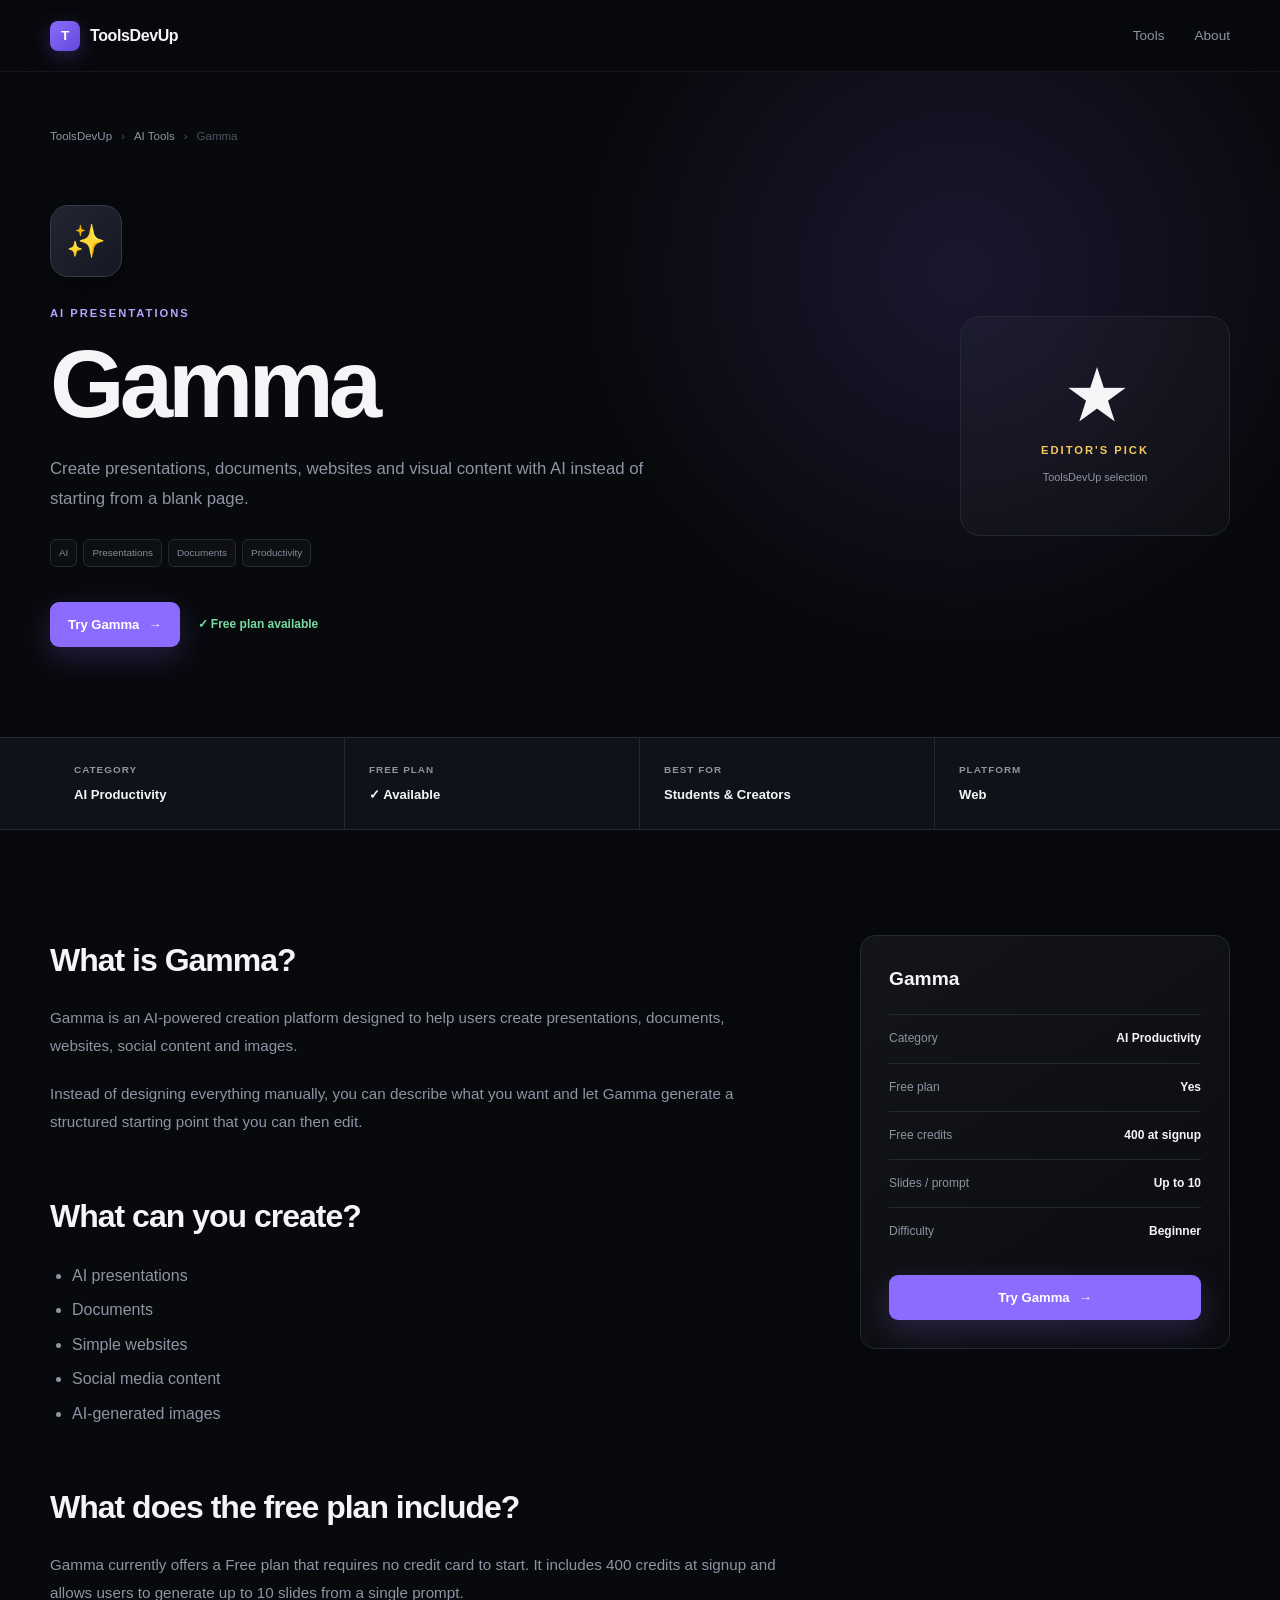
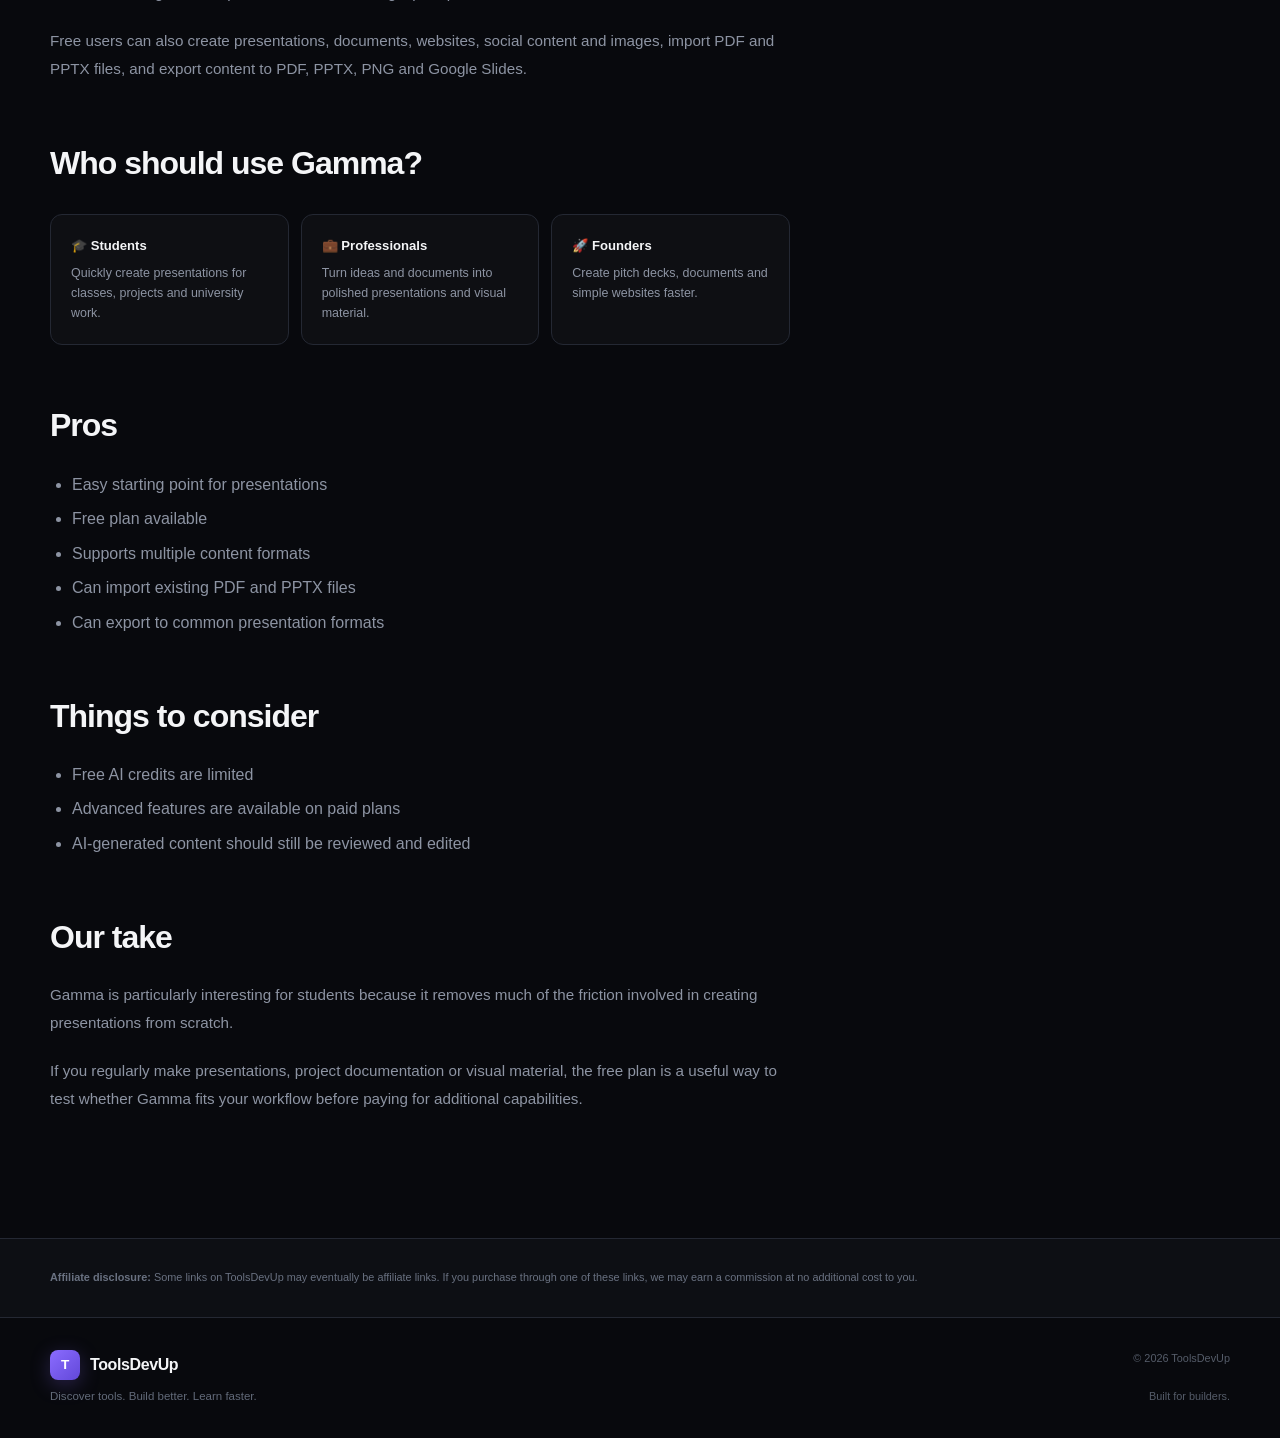
<file: tools/ai/gamma.html>
<!DOCTYPE html>
<html lang="en">

<head>

    <meta charset="UTF-8">

    <meta
        name="viewport"
        content="width=device-width, initial-scale=1.0"
    >

    <title>
        Gamma — AI Presentations & Documents | ToolsDevUp
    </title>

    <meta
        name="description"
        content="Gamma is an AI-powered tool for creating presentations, documents, websites and visual content."
    >

    <link
        rel="stylesheet"
        href="../../../style.css"
    >

</head>


<body>

    <!-- NAVIGATION -->

    <header class="navbar">

        <div class="container nav-content">

            <a
                href="../../../index.html"
                class="logo"
            >

                <span class="logo-mark">
                    T
                </span>

                ToolsDevUp

            </a>


            <nav>

                <a href="../../../index.html#tools">
                    Tools
                </a>

                <a href="../../../index.html#about">
                    About
                </a>

            </nav>

        </div>

    </header>


    <main>


        <!-- HERO -->

        <section class="tool-hero">

            <div class="container">


                <div class="breadcrumb">

                    <a href="../../../index.html">
                        ToolsDevUp
                    </a>

                    <span>›</span>

                    <a href="../../../index.html#tools">
                        AI Tools
                    </a>

                    <span>›</span>

                    <span>
                        Gamma
                    </span>

                </div>


                <div class="tool-hero-grid">


                    <div>


                        <div class="tool-brand-large">

                            ✨

                        </div>


                        <p class="eyebrow">
                            AI PRESENTATIONS
                        </p>


                        <h1>
                            Gamma
                        </h1>


                        <p class="tool-subtitle">

                            Create presentations, documents,
                            websites and visual content with
                            AI instead of starting from a
                            blank page.

                        </p>


                        <div class="tool-tags hero-tags">

                            <span>
                                AI
                            </span>

                            <span>
                                Presentations
                            </span>

                            <span>
                                Documents
                            </span>

                            <span>
                                Productivity
                            </span>

                        </div>


                        <div class="tool-actions">

                            <a
                                href="https://gamma.app/"
                                target="_blank"
                                rel="noopener noreferrer"
                                class="button primary"
                            >

                                Try Gamma

                                <span>→</span>

                            </a>


                            <span class="free-label">

                                ✓ Free plan available

                            </span>

                        </div>


                    </div>


                    <div class="hero-rating">

                        <div class="rating-number">
                            ★
                        </div>


                        <div class="rating-stars">
                            EDITOR'S PICK
                        </div>


                        <p>
                            ToolsDevUp selection
                        </p>

                    </div>


                </div>

            </div>

        </section>


        <!-- QUICK FACTS -->

        <section class="tool-stats">

            <div class="container stats-grid">


                <div>

                    <span>
                        Category
                    </span>

                    <strong>
                        AI Productivity
                    </strong>

                </div>


                <div>

                    <span>
                        Free plan
                    </span>

                    <strong>
                        ✓ Available
                    </strong>

                </div>


                <div>

                    <span>
                        Best for
                    </span>

                    <strong>
                        Students & Creators
                    </strong>

                </div>


                <div>

                    <span>
                        Platform
                    </span>

                    <strong>
                        Web
                    </strong>

                </div>


            </div>

        </section>


        <!-- CONTENT -->

        <section class="tool-content">

            <div class="container tool-layout">


                <article>


                    <h2>
                        What is Gamma?
                    </h2>


                    <p>

                        Gamma is an AI-powered creation
                        platform designed to help users
                        create presentations, documents,
                        websites, social content and images.

                    </p>


                    <p>

                        Instead of designing everything
                        manually, you can describe what
                        you want and let Gamma generate
                        a structured starting point that
                        you can then edit.

                    </p>


                    <h2>
                        What can you create?
                    </h2>


                    <ul>

                        <li>
                            AI presentations
                        </li>

                        <li>
                            Documents
                        </li>

                        <li>
                            Simple websites
                        </li>

                        <li>
                            Social media content
                        </li>

                        <li>
                            AI-generated images
                        </li>

                    </ul>


                    <h2>
                        What does the free plan include?
                    </h2>


                    <p>

                        Gamma currently offers a Free plan
                        that requires no credit card to start.
                        It includes 400 credits at signup
                        and allows users to generate up to
                        10 slides from a single prompt.

                    </p>


                    <p>

                        Free users can also create
                        presentations, documents, websites,
                        social content and images, import
                        PDF and PPTX files, and export
                        content to PDF, PPTX, PNG and
                        Google Slides.

                    </p>


                    <h2>
                        Who should use Gamma?
                    </h2>


                    <div class="use-case-grid">


                        <div class="use-case">

                            <strong>
                                🎓 Students
                            </strong>

                            <p>

                                Quickly create presentations
                                for classes, projects and
                                university work.

                            </p>

                        </div>


                        <div class="use-case">

                            <strong>
                                💼 Professionals
                            </strong>

                            <p>

                                Turn ideas and documents
                                into polished presentations
                                and visual material.

                            </p>

                        </div>


                        <div class="use-case">

                            <strong>
                                🚀 Founders
                            </strong>

                            <p>

                                Create pitch decks,
                                documents and simple
                                websites faster.

                            </p>

                        </div>


                    </div>


                    <h2>
                        Pros
                    </h2>


                    <ul>

                        <li>
                            Easy starting point for presentations
                        </li>

                        <li>
                            Free plan available
                        </li>

                        <li>
                            Supports multiple content formats
                        </li>

                        <li>
                            Can import existing PDF and PPTX files
                        </li>

                        <li>
                            Can export to common presentation formats
                        </li>

                    </ul>


                    <h2>
                        Things to consider
                    </h2>


                    <ul>

                        <li>
                            Free AI credits are limited
                        </li>

                        <li>
                            Advanced features are available
                            on paid plans
                        </li>

                        <li>
                            AI-generated content should still
                            be reviewed and edited
                        </li>

                    </ul>


                    <h2>
                        Our take
                    </h2>


                    <p>

                        Gamma is particularly interesting
                        for students because it removes much
                        of the friction involved in creating
                        presentations from scratch.

                    </p>


                    <p>

                        If you regularly make presentations,
                        project documentation or visual
                        material, the free plan is a useful
                        way to test whether Gamma fits your
                        workflow before paying for additional
                        capabilities.

                    </p>


                </article>


                <!-- SIDEBAR -->

                <aside class="tool-sidebar">


                    <div class="tool-summary">


                        <h3>
                            Gamma
                        </h3>


                        <div class="summary-row">

                            <span>
                                Category
                            </span>

                            <strong>
                                AI Productivity
                            </strong>

                        </div>


                        <div class="summary-row">

                            <span>
                                Free plan
                            </span>

                            <strong>
                                Yes
                            </strong>

                        </div>


                        <div class="summary-row">

                            <span>
                                Free credits
                            </span>

                            <strong>
                                400 at signup
                            </strong>

                        </div>


                        <div class="summary-row">

                            <span>
                                Slides / prompt
                            </span>

                            <strong>
                                Up to 10
                            </strong>

                        </div>


                        <div class="summary-row">

                            <span>
                                Difficulty
                            </span>

                            <strong>
                                Beginner
                            </strong>

                        </div>


                        <a
                            href="https://gamma.app/"
                            target="_blank"
                            rel="noopener noreferrer"
                            class="button primary sidebar-button"
                        >

                            Try Gamma

                            <span>
                                →
                            </span>

                        </a>


                    </div>


                </aside>


            </div>

        </section>


        <!-- DISCLOSURE -->

        <section class="disclosure">

            <div class="container">

                <p>

                    <strong>
                        Affiliate disclosure:
                    </strong>

                    Some links on ToolsDevUp may eventually
                    be affiliate links. If you purchase
                    through one of these links, we may earn
                    a commission at no additional cost to you.

                </p>

            </div>

        </section>


    </main>


    <!-- FOOTER -->

    <footer>

        <div class="container footer-content">


            <div>

                <a
                    href="../../../index.html"
                    class="logo"
                >

                    <span class="logo-mark">
                        T
                    </span>

                    ToolsDevUp

                </a>


                <p>
                    Discover tools. Build better. Learn faster.
                </p>

            </div>


            <div class="footer-right">

                <span>
                    © 2026 ToolsDevUp
                </span>

                <span>
                    Built for builders.
                </span>

            </div>


        </div>

    </footer>


</body>

</html>
</file>
<file: style.css>
/* ========================================
   TOOLsDEVUP
   Global Styles
======================================== */


/* ========================================
   VARIABLES
======================================== */

:root {

    --background: #08090d;

    --surface: #101219;

    --surface-hover: #151821;

    --border: #242833;

    --text: #f4f5f7;

    --muted: #8d94a3;

    --accent: #8b6cff;

    --accent-light: #b5a4ff;

    --green: #78dba1;

    --yellow: #f4c95d;

}


/* ========================================
   RESET
======================================== */

* {

    margin: 0;

    padding: 0;

    box-sizing: border-box;

}


html {

    scroll-behavior: smooth;

}


body {

    background: var(--background);

    color: var(--text);

    font-family:
        Inter,
        -apple-system,
        BlinkMacSystemFont,
        "Segoe UI",
        sans-serif;

    line-height: 1.6;

}


a {

    color: inherit;

    text-decoration: none;

}


button,
input {

    font: inherit;

}


/* ========================================
   CONTAINER
======================================== */

.container {

    width: min(
        1180px,
        calc(100% - 40px)
    );

    margin: 0 auto;

}


/* ========================================
   NAVBAR
======================================== */

.navbar {

    position: sticky;

    top: 0;

    z-index: 100;

    height: 72px;

    background:
        rgba(8, 9, 13, 0.78);

    backdrop-filter:
        blur(18px);

    border-bottom:
        1px solid rgba(255,255,255,0.06);

}


.nav-content {

    height: 100%;

    display: flex;

    align-items: center;

    justify-content: space-between;

}


.logo {

    display: inline-flex;

    align-items: center;

    gap: 10px;

    font-size: 1rem;

    font-weight: 800;

    letter-spacing: -0.4px;

}


.logo-mark {

    width: 30px;

    height: 30px;

    display: flex;

    align-items: center;

    justify-content: center;

    border-radius: 8px;

    background:
        linear-gradient(
            135deg,
            #8b6cff,
            #6248d9
        );

    color: white;

    font-size: 0.85rem;

    font-weight: 900;

    box-shadow:
        0 5px 20px
        rgba(139,108,255,0.25);

}


.nav-content nav {

    display: flex;

    gap: 30px;

}


.nav-content nav a {

    color: var(--muted);

    font-size: 0.85rem;

    transition:
        color 0.2s ease;

}


.nav-content nav a:hover {

    color: var(--text);

}


/* ========================================
   HERO
======================================== */

.hero {

    position: relative;

    min-height: 700px;

    display: flex;

    align-items: center;

    overflow: hidden;

    border-bottom:
        1px solid var(--border);

}


.hero::before {

    content: "";

    position: absolute;

    inset: 0;

    background-image:
        linear-gradient(
            rgba(255,255,255,0.025) 1px,
            transparent 1px
        ),
        linear-gradient(
            90deg,
            rgba(255,255,255,0.025) 1px,
            transparent 1px
        );

    background-size:
        70px 70px;

    mask-image:
        linear-gradient(
            to bottom,
            black,
            transparent
        );

    pointer-events: none;

}


.hero-glow {

    position: absolute;

    border-radius: 50%;

    filter: blur(100px);

    pointer-events: none;

}


.hero-glow-one {

    width: 450px;

    height: 450px;

    top: -150px;

    right: 5%;

    background:
        rgba(139,108,255,0.14);

}


.hero-glow-two {

    width: 300px;

    height: 300px;

    bottom: -100px;

    left: 10%;

    background:
        rgba(67,125,255,0.08);

}


.hero-content {

    position: relative;

    z-index: 1;

    max-width: 900px;

    padding: 110px 0;

}


.hero-badge {

    display: inline-flex;

    align-items: center;

    gap: 8px;

    padding: 7px 12px;

    margin-bottom: 28px;

    border:
        1px solid rgba(139,108,255,0.25);

    border-radius: 100px;

    background:
        rgba(139,108,255,0.07);

    color:
        #b9adff;

    font-size: 0.72rem;

    font-weight: 700;

}


.pulse {

    width: 6px;

    height: 6px;

    border-radius: 50%;

    background: #8dffb5;

    box-shadow:
        0 0 10px
        rgba(141,255,181,0.8);

}


.eyebrow {

    margin-bottom: 15px;

    color:
        var(--accent-light);

    font-size: 0.7rem;

    font-weight: 800;

    letter-spacing: 2px;

}


.hero h1 {

    max-width: 850px;

    font-size:
        clamp(3.5rem, 8vw, 7rem);

    line-height: 0.98;

    letter-spacing: -6px;

    font-weight: 850;

}


.hero h1 span {

    color:
        var(--accent-light);

}


.hero-description {

    max-width: 620px;

    margin-top: 30px;

    color: var(--muted);

    font-size: 1.08rem;

    line-height: 1.8;

}


.hero-buttons {

    display: flex;

    flex-wrap: wrap;

    gap: 12px;

    margin-top: 38px;

}


.button {

    display: inline-flex;

    align-items: center;

    justify-content: center;

    gap: 9px;

    padding: 12px 18px;

    border-radius: 9px;

    font-size: 0.82rem;

    font-weight: 750;

    transition:
        transform 0.2s ease,
        background 0.2s ease,
        border-color 0.2s ease;

}


.button:hover {

    transform:
        translateY(-2px);

}


.button.primary {

    background:
        var(--accent);

    color: white;

    box-shadow:
        0 10px 30px
        rgba(139,108,255,0.22);

}


.button.primary:hover {

    background:
        #795de8;

}


.button.secondary {

    background:
        rgba(255,255,255,0.04);

    border:
        1px solid var(--border);

    color: var(--text);

}


.button.secondary:hover {

    background:
        rgba(255,255,255,0.07);

}


.hero-trust {

    display: flex;

    flex-wrap: wrap;

    gap: 20px;

    margin-top: 35px;

    color:
        #6f7787;

    font-size: 0.72rem;

}


/* ========================================
   SECTION HEADINGS
======================================== */

.section-heading {

    display: flex;

    align-items: end;

    justify-content: space-between;

    gap: 30px;

    margin-bottom: 45px;

}


.section-heading h2 {

    font-size: clamp(2.2rem, 5vw, 3.4rem);

    line-height: 1;

    letter-spacing: -2px;

}


.section-heading > p {

    max-width: 350px;

    color: var(--muted);

    font-size: 0.9rem;

}


/* ========================================
   CATEGORIES
======================================== */

.categories {

    padding: 110px 0;

}


.category-grid {

    display: grid;

    grid-template-columns:
        repeat(3, 1fr);

    gap: 18px;

}


.category-card {

    position: relative;

    min-height: 300px;

    display: flex;

    flex-direction: column;

    padding: 28px;

    background:
        linear-gradient(
            145deg,
            rgba(255,255,255,0.045),
            rgba(255,255,255,0.012)
        );

    border:
        1px solid var(--border);

    border-radius: 18px;

    overflow: hidden;

    transition:
        transform 0.25s ease,
        border-color 0.25s ease;

}


.category-card:hover {

    transform:
        translateY(-6px);

    border-color:
        rgba(139,108,255,0.4);

}


.category-top {

    display: flex;

    align-items: center;

    justify-content: space-between;

}


.category-top > span {

    color: #555c69;

    font-size: 0.72rem;

    font-weight: 700;

}


.category-icon {

    width: 55px;

    height: 55px;

    display: flex;

    align-items: center;

    justify-content: center;

    border-radius: 14px;

    background:
        rgba(255,255,255,0.05);

    border:
        1px solid var(--border);

    font-size: 1.5rem;

}


.category-card h3 {

    margin-top: 35px;

    font-size: 1.4rem;

}


.category-card p {

    margin-top: 10px;

    color: var(--muted);

    font-size: 0.88rem;

    line-height: 1.7;

}


.card-link {

    display: inline-flex;

    align-items: center;

    gap: 7px;

    margin-top: auto;

    padding-top: 30px;

    color:
        var(--accent-light);

    font-size: 0.78rem;

    font-weight: 750;

}


/* ========================================
   DIRECTORY
======================================== */

.directory {

    padding: 110px 0;

    background:
        #0a0b10;

    border-top:
        1px solid var(--border);

    border-bottom:
        1px solid var(--border);

}


.directory-controls {

    display: flex;

    align-items: center;

    justify-content: space-between;

    gap: 20px;

    margin-bottom: 35px;

}


.search-container {

    position: relative;

    width: min(400px, 100%);

}


.search-icon {

    position: absolute;

    left: 16px;

    top: 50%;

    transform:
        translateY(-50%);

    color: #697181;

    font-size: 1.2rem;

}


#tool-search {

    width: 100%;

    height: 45px;

    padding:
        0 15px 0 43px;

    background:
        rgba(255,255,255,0.035);

    border:
        1px solid var(--border);

    border-radius: 9px;

    color: var(--text);

    outline: none;

    font-size: 0.82rem;

    transition:
        border-color 0.2s ease,
        background 0.2s ease;

}


#tool-search:focus {

    border-color:
        rgba(139,108,255,0.5);

    background:
        rgba(255,255,255,0.05);

}


#tool-search::placeholder {

    color:
        #606776;

}


/* FILTERS */

.filters {

    display: flex;

    flex-wrap: wrap;

    gap: 7px;

}


.filter-button {

    padding:
        9px 13px;

    border:
        1px solid var(--border);

    border-radius: 8px;

    background:
        rgba(255,255,255,0.025);

    color:
        var(--muted);

    cursor: pointer;

    font-size: 0.72rem;

    font-weight: 700;

    transition:
        background 0.2s ease,
        color 0.2s ease,
        border-color 0.2s ease;

}


.filter-button:hover {

    color:
        var(--text);

}


.filter-button.active {

    background:
        rgba(139,108,255,0.12);

    border-color:
        rgba(139,108,255,0.3);

    color:
        var(--accent-light);

}


/* ========================================
   TOOL CARDS
======================================== */

.tools-grid {

    display: grid;

    grid-template-columns:
        repeat(3, 1fr);

    gap: 18px;

}


.tool-card {

    position: relative;

    min-height: 335px;

    display: flex;

    flex-direction: column;

    padding: 25px;

    background:
        linear-gradient(
            145deg,
            rgba(255,255,255,0.045),
            rgba(255,255,255,0.012)
        );

    border:
        1px solid var(--border);

    border-radius: 17px;

    overflow: hidden;

    transition:
        transform 0.25s ease,
        border-color 0.25s ease,
        box-shadow 0.25s ease;

}


.tool-card::before {

    content: "";

    position: absolute;

    width: 180px;

    height: 180px;

    top: -100px;

    right: -80px;

    border-radius: 50%;

    background:
        var(--accent);

    opacity: 0.07;

    filter:
        blur(60px);

    pointer-events: none;

}


.tool-card:hover {

    transform:
        translateY(-7px);

    border-color:
        rgba(139,108,255,0.42);

    box-shadow:
        0 25px 60px
        rgba(0,0,0,0.25);

}


.tool-card-top {

    display: flex;

    align-items: center;

    justify-content: space-between;

    margin-bottom: 25px;

}


.tool-icon {

    width: 50px;

    height: 50px;

    display: flex;

    align-items: center;

    justify-content: center;

    border-radius: 13px;

    background:
        rgba(255,255,255,0.05);

    border:
        1px solid var(--border);

    font-size: 1.45rem;

}


.tool-category {

    padding:
        5px 9px;

    border:
        1px solid rgba(139,108,255,0.2);

    border-radius: 100px;

    background:
        rgba(139,108,255,0.08);

    color:
        var(--accent-light);

    font-size: 0.6rem;

    font-weight: 800;

    letter-spacing: 0.8px;

    text-transform:
        uppercase;

}


.tool-card h3 {

    font-size: 1.35rem;

    letter-spacing:
        -0.5px;

}


.tool-description {

    margin-top: 9px;

    color:
        var(--muted);

    font-size: 0.86rem;

    line-height: 1.7;

}


.tool-tags {

    display: flex;

    flex-wrap: wrap;

    gap: 6px;

    margin-top: 20px;

}


.tool-tags span {

    padding:
        5px 8px;

    border:
        1px solid var(--border);

    border-radius: 6px;

    background:
        rgba(255,255,255,0.025);

    color:
        #858c9b;

    font-size: 0.62rem;

}


.tool-card-footer {

    display: flex;

    align-items: center;

    justify-content: space-between;

    gap: 15px;

    margin-top: auto;

    padding-top: 25px;

}


.tool-free {

    color:
        var(--green);

    font-size: 0.68rem;

    font-weight: 750;

}


.tool-paid {

    color:
        var(--muted);

    font-size: 0.68rem;

}


.tool-link {

    display: inline-flex;

    align-items: center;

    gap: 6px;

    padding:
        8px 11px;

    border-radius: 7px;

    background:
        rgba(139,108,255,0.09);

    color:
        var(--accent-light);

    font-size: 0.68rem;

    font-weight: 750;

    transition:
        background 0.2s ease;

}


.tool-link:hover {

    background:
        var(--accent);

    color: white;

}


/* ========================================
   NO RESULTS
======================================== */

.no-results {

    padding: 80px 20px;

    text-align: center;

}


.no-results > div {

    font-size: 2rem;

}


.no-results h3 {

    margin-top: 10px;

}


.no-results p {

    margin-top: 5px;

    color: var(--muted);

    font-size: 0.85rem;

}


.hidden {

    display: none !important;

}


/* ========================================
   ABOUT
======================================== */

.about {

    padding: 140px 0;

}


.about-content {

    max-width: 850px;

}


.about h2 {

    font-size:
        clamp(3rem, 7vw, 6rem);

    line-height: 0.98;

    letter-spacing: -5px;

}


.about h2 span {

    color:
        var(--accent-light);

}


.about-content > p:not(.eyebrow) {

    max-width: 600px;

    margin-top: 30px;

    color: var(--muted);

    font-size: 1rem;

    line-height: 1.8;

}


.about-features {

    display: grid;

    grid-template-columns:
        repeat(3, 1fr);

    margin-top: 55px;

    border-top:
        1px solid var(--border);

}


.about-features div {

    display: flex;

    flex-direction: column;

    gap: 8px;

    padding: 25px 0;

    border-right:
        1px solid var(--border);

}


.about-features div:not(:first-child) {

    padding-left: 25px;

}


.about-features div:last-child {

    border-right: none;

}


.about-features strong {

    color:
        var(--accent-light);

    font-size: 0.7rem;

}


.about-features span {

    color:
        var(--muted);

    font-size: 0.8rem;

}


/* ========================================
   FOOTER
======================================== */

footer {

    border-top:
        1px solid var(--border);

}


.footer-content {

    min-height: 120px;

    display: flex;

    align-items: center;

    justify-content: space-between;

    gap: 30px;

}


.footer-content p {

    margin-top: 7px;

    color:
        #626a79;

    font-size: 0.72rem;

}


.footer-right {

    display: flex;

    flex-direction: column;

    align-items: flex-end;

    gap: 5px;

    color:
        #555c69;

    font-size: 0.68rem;

}


/* ========================================
   TOOL DETAIL PAGE
======================================== */

.tool-hero {

    position: relative;

    padding: 55px 0 90px;

    overflow: hidden;

    border-bottom:
        1px solid var(--border);

    background:
        radial-gradient(
            circle at 75% 30%,
            rgba(139,108,255,0.14),
            transparent 35%
        );

}


.breadcrumb {

    display: flex;

    flex-wrap: wrap;

    gap: 9px;

    margin-bottom: 60px;

    color:
        var(--muted);

    font-size: 0.72rem;

}


.breadcrumb span {

    color:
        #4e5562;

}


.tool-hero-grid {

    display: grid;

    grid-template-columns:
        minmax(0, 1fr)
        270px;

    align-items: center;

    gap: 70px;

}


.tool-brand-large {

    width: 72px;

    height: 72px;

    display: flex;

    align-items: center;

    justify-content: center;

    margin-bottom: 28px;

    border:
        1px solid #343a48;

    border-radius: 18px;

    background:
        linear-gradient(
            135deg,
            #222633,
            #151821
        );

    box-shadow:
        0 15px 40px
        rgba(0,0,0,0.3);

    font-size: 2rem;

}


.tool-hero h1 {

    font-size:
        clamp(3.5rem, 8vw, 6rem);

    line-height: 0.95;

    letter-spacing: -5px;

}


.tool-subtitle {

    max-width: 650px;

    margin-top: 24px;

    color:
        var(--muted);

    font-size: 1.05rem;

    line-height: 1.8;

}


.hero-tags {

    margin-top: 25px;

}


.tool-actions {

    display: flex;

    align-items: center;

    flex-wrap: wrap;

    gap: 18px;

    margin-top: 35px;

}


.free-label {

    color:
        var(--green);

    font-size: 0.75rem;

    font-weight: 750;

}


/* RATING */

.hero-rating {

    min-height: 220px;

    display: flex;

    flex-direction: column;

    align-items: center;

    justify-content: center;

    padding: 30px;

    border:
        1px solid var(--border);

    border-radius: 20px;

    background:
        rgba(255,255,255,0.025);

    text-align: center;

}


.rating-number {

    font-size: 4rem;

    font-weight: 850;

    line-height: 1;

}


.rating-stars {

    margin-top: 13px;

    color:
        var(--yellow);

    font-size: 0.7rem;

    font-weight: 800;

    letter-spacing: 2px;

}


.hero-rating p {

    margin-top: 9px;

    color:
        var(--muted);

    font-size: 0.68rem;

}


/* TOOL STATS */

.tool-stats {

    border-bottom:
        1px solid var(--border);

    background:
        var(--surface);

}


.stats-grid {

    display: grid;

    grid-template-columns:
        repeat(4, 1fr);

}


.stats-grid > div {

    display: flex;

    flex-direction: column;

    gap: 6px;

    padding: 24px;

    border-right:
        1px solid var(--border);

}


.stats-grid > div:last-child {

    border-right: none;

}


.stats-grid span {

    color:
        var(--muted);

    font-size: 0.62rem;

    font-weight: 700;

    letter-spacing: 1px;

    text-transform:
        uppercase;

}


.stats-grid strong {

    font-size: 0.82rem;

}


/* CONTENT */

.tool-content {

    padding: 105px 0;

}


.tool-layout {

    display: grid;

    grid-template-columns:
        minmax(0, 2fr)
        minmax(280px, 1fr);

    align-items: start;

    gap: 70px;

}


.tool-content article {

    max-width: 760px;

}


.tool-content article h2 {

    margin-top: 55px;

    margin-bottom: 18px;

    font-size: 2rem;

    letter-spacing: -1px;

}


.tool-content article h2:first-child {

    margin-top: 0;

}


.tool-content article p {

    margin-bottom: 20px;

    color:
        var(--muted);

    font-size: 0.95rem;

    line-height: 1.85;

}


.tool-content article ul {

    margin:
        20px 0;

    padding-left: 22px;

    color:
        var(--muted);

}


.tool-content article li {

    margin-bottom: 9px;

}


/* USE CASES */

.use-case-grid {

    display: grid;

    grid-template-columns:
        repeat(3, 1fr);

    gap: 12px;

    margin-top: 25px;

}


.use-case {

    padding: 20px;

    background:
        rgba(255,255,255,0.025);

    border:
        1px solid var(--border);

    border-radius: 12px;

}


.use-case strong {

    display: block;

    margin-bottom: 8px;

    font-size: 0.82rem;

}


.use-case p {

    margin: 0 !important;

    font-size: 0.78rem !important;

    line-height: 1.6 !important;

}


/* SIDEBAR */

.tool-sidebar {

    position: relative;

}


.tool-summary {

    position: sticky;

    top: 100px;

    padding: 28px;

    background:
        linear-gradient(
            145deg,
            rgba(255,255,255,0.05),
            rgba(255,255,255,0.015)
        );

    border:
        1px solid var(--border);

    border-radius: 15px;

    box-shadow:
        0 20px 60px
        rgba(0,0,0,0.2);

}


.tool-summary h3 {

    margin-bottom: 20px;

    font-size: 1.2rem;

}


.summary-row {

    display: flex;

    justify-content: space-between;

    gap: 15px;

    padding: 14px 0;

    border-top:
        1px solid var(--border);

    font-size: 0.75rem;

}


.summary-row span {

    color:
        var(--muted);

}


.summary-row strong {

    text-align: right;

}


.sidebar-button {

    display: flex;

    width: 100%;

    margin-top: 20px;

    text-align: center;

}


/* DISCLOSURE */

.disclosure {

    padding: 30px 0;

    border-top:
        1px solid var(--border);

    background:
        #0d0f14;

}


.disclosure p {

    color:
        #697181;

    font-size: 0.68rem;

    line-height: 1.6;

}


/* ========================================
   RESPONSIVE
======================================== */

@media (max-width: 900px) {

    .category-grid,
    .tools-grid {

        grid-template-columns:
            repeat(2, 1fr);

    }


    .directory-controls {

        align-items: stretch;

        flex-direction: column;

    }


    .search-container {

        width: 100%;

    }


    .tool-hero-grid {

        grid-template-columns:
            1fr;

        gap: 40px;

    }


    .hero-rating {

        width: 100%;

        min-height: 160px;

    }


    .tool-layout {

        grid-template-columns:
            1fr;

    }


    .tool-sidebar {

        order: -1;

    }


    .tool-summary {

        position: static;

    }


    .use-case-grid {

        grid-template-columns:
            1fr;

    }


    .stats-grid {

        grid-template-columns:
            repeat(2, 1fr);

    }


    .stats-grid > div:nth-child(2) {

        border-right: none;

    }


    .stats-grid > div:nth-child(3),
    .stats-grid > div:nth-child(4) {

        border-top:
            1px solid var(--border);

    }

}


@media (max-width: 600px) {

    .container {

        width:
            calc(100% - 28px);

    }


    .nav-content nav {

        display: none;

    }


    .hero {

        min-height:
            650px;

    }


    .hero h1 {

        font-size:
            3.6rem;

        letter-spacing:
            -3px;

    }


    .hero-description {

        font-size:
            0.95rem;

    }


    .section-heading {

        align-items:
            flex-start;

        flex-direction:
            column;

    }


    .category-grid,
    .tools-grid {

        grid-template-columns:
            1fr;

    }


    .category-card {

        min-height:
            270px;

    }


    .about h2 {

        font-size:
            3.5rem;

        letter-spacing:
            -3px;

    }


    .about-features {

        grid-template-columns:
            1fr;

    }


    .about-features div,
    .about-features div:not(:first-child) {

        padding:
            18px 0;

        border-right:
            none;

        border-bottom:
            1px solid var(--border);

    }


    .about-features div:last-child {

        border-bottom:
            none;

    }


    .footer-content {

        align-items:
            flex-start;

        flex-direction:
            column;

        padding:
            30px 0;

    }


    .footer-right {

        align-items:
            flex-start;

    }


    .tool-hero {

        padding-top:
            35px;

    }


    .breadcrumb {

        margin-bottom:
            40px;

    }


    .tool-hero h1 {

        font-size:
            3.4rem;

        letter-spacing:
            -3px;

    }


    .tool-subtitle {

        font-size:
            0.92rem;

    }


    .stats-grid {

        grid-template-columns:
            1fr;

    }


    .stats-grid > div {

        border-right:
            none !important;

        border-bottom:
            1px solid var(--border);

    }


    .stats-grid > div:last-child {

        border-bottom:
            none;

    }

}

.simple-page {
    max-width: 850px;
    margin: 0 auto;
}

.simple-page h1 {
    margin-bottom: 20px;
}

.simple-page h2 {
    margin-top: 48px;
    margin-bottom: 16px;
}

.simple-page p {
    line-height: 1.8;
    margin-bottom: 18px;
}

.simple-page ul {
    margin: 20px 0;
    padding-left: 24px;
}

.simple-page li {
    margin-bottom: 10px;
    line-height: 1.7;
}

.footer-right {
    display: flex;
    gap: 20px;
    flex-wrap: wrap;
}

.footer-right a {
    color: inherit;
    text-decoration: none;
}

.footer-right a:hover {
    text-decoration: underline;
}
</file>
